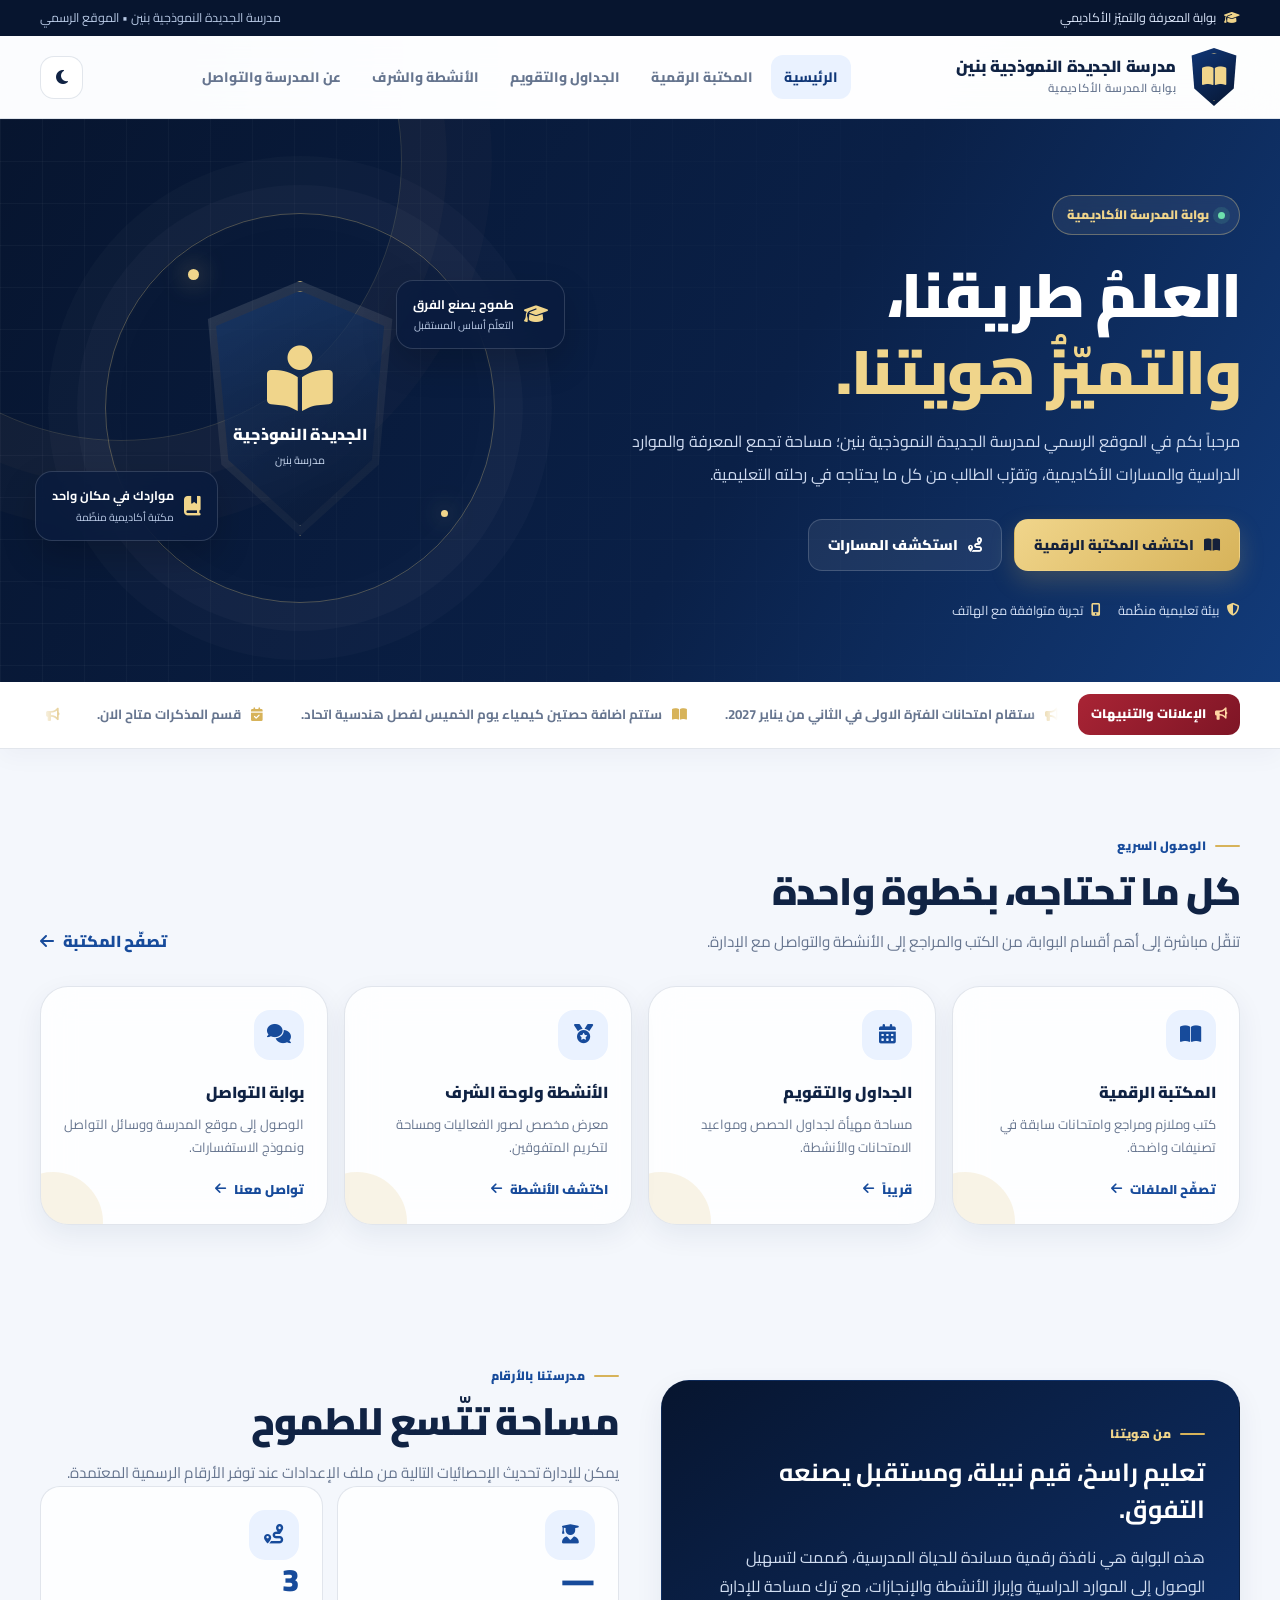
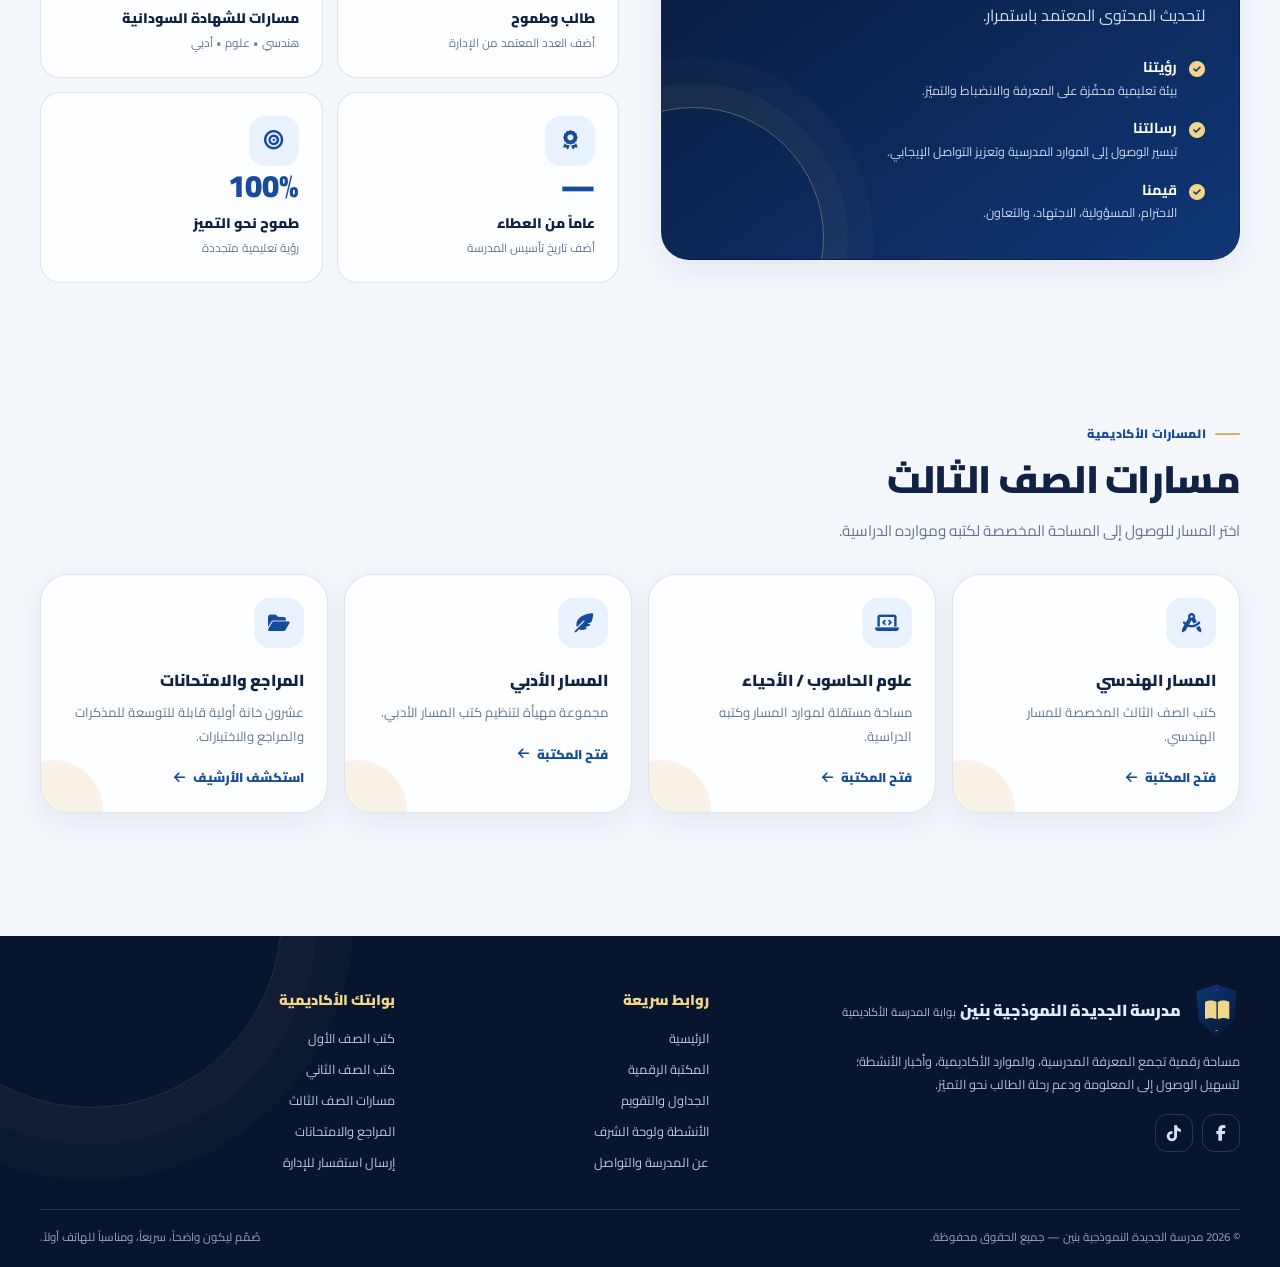
<file: index.html>
<!DOCTYPE html>
<html lang="ar" dir="rtl" data-theme="light">
<head>
    <meta charset="UTF-8">
    <meta name="viewport" content="width=device-width, initial-scale=1.0">

    <!-- معلومات الصفحة الأساسية -->
    <meta name="theme-color" content="#0a2047">
    <meta name="description" content="الموقع الرسمي لمدرسة الجديدة النموذجية بنين. اكتشف المكتبة الرقمية والكتب والملازم والمراجع الدراسية ومسارات الصف الثالث والأنشطة المدرسية.">
    <meta name="robots" content="index, follow">
    <meta name="googlebot" content="index, follow">

    <title>مدرسة الجديدة النموذجية بنين | الموقع الرسمي والبوابة الأكاديمية</title>

    <!-- العنوان الأساسي للموقع -->
    <link rel="canonical" href="https://aljadida.vercel.app/">

    <!-- معلومات المشاركة على مواقع التواصل -->
    <meta property="og:type" content="website">
    <meta property="og:locale" content="ar_SD">
    <meta property="og:site_name" content="مدرسة الجديدة النموذجية بنين">
    <meta property="og:title" content="مدرسة الجديدة النموذجية بنين | البوابة الأكاديمية الرسمية">
    <meta property="og:description" content="البوابة الأكاديمية الرسمية لمدرسة الجديدة النموذجية بنين، تضم المكتبة الرقمية والموارد الدراسية والمسارات الأكاديمية والأنشطة المدرسية.">
    <meta property="og:url" content="https://aljadida.vercel.app/">

    <!-- Twitter Card -->
    <meta name="twitter:card" content="summary">
    <meta name="twitter:title" content="مدرسة الجديدة النموذجية بنين">
    <meta name="twitter:description" content="الموقع الرسمي والبوابة الأكاديمية لمدرسة الجديدة النموذجية بنين.">

    <!-- البيانات المنظمة لمحركات البحث -->
    <script type="application/ld+json">
    {
        "@context": "https://schema.org",
        "@type": "School",
        "name": "مدرسة الجديدة النموذجية بنين",
        "alternateName": "مدرسة الجديدة النموذجية",
        "url": "https://aljadida.vercel.app/",
        "description": "الموقع الرسمي لمدرسة الجديدة النموذجية بنين، ويضم المكتبة الرقمية والموارد الدراسية والمسارات الأكاديمية والأنشطة المدرسية.",
        "inLanguage": "ar"
    }
    </script>

    <!-- الخطوط -->
    <link rel="preconnect" href="https://fonts.googleapis.com">
    <link rel="preconnect" href="https://fonts.gstatic.com" crossorigin>
    <link href="https://fonts.googleapis.com/css2?family=Cairo:wght@400;500;600;700;800;900&display=swap" rel="stylesheet">

    <!-- الأيقونات -->
    <link rel="stylesheet" href="https://cdnjs.cloudflare.com/ajax/libs/font-awesome/6.7.2/css/all.min.css">

    <!-- ملفات التصميم والبرمجة -->
    <link rel="stylesheet" href="./style.css">
    <script src="./app.js" defer></script>
</head>

<body data-page="home">

<a class="skip-link" href="#main-content">تجاوز إلى المحتوى</a>

<div class="topline">
    <div class="container topline-inner">
        <span class="topline-note">
            <i class="fa-solid fa-graduation-cap" aria-hidden="true"></i>
            بوابة المعرفة والتميّز الأكاديمي
        </span>
        <span class="topline-date">
            مدرسة الجديدة النموذجية بنين
            <span aria-hidden="true">•</span>
            الموقع الرسمي
        </span>
    </div>
</div>

<header class="site-header">
    <div class="container nav-wrap">

        <a class="brand" href="index.html" aria-label="مدرسة الجديدة النموذجية بنين — الرئيسية">
            <span class="brand-mark">
                <i class="fa-solid fa-book-open" aria-hidden="true"></i>
            </span>
            <span>
                <span class="brand-name">مدرسة الجديدة النموذجية بنين</span>
                <span class="brand-subtitle">بوابة المدرسة الأكاديمية</span>
            </span>
        </a>

        <nav class="nav-links" aria-label="التنقل الرئيسي">
            <a class="nav-link" data-nav="home" href="index.html">الرئيسية</a>
            <a class="nav-link" data-nav="library" href="library.html">المكتبة الرقمية</a>
            <a class="nav-link" data-nav="schedules" href="schedules.html">الجداول والتقويم</a>
            <a class="nav-link" data-nav="activities" href="activities.html">الأنشطة والشرف</a>
            <a class="nav-link" data-nav="contact" href="contact.html">عن المدرسة والتواصل</a>
        </nav>

        <div class="nav-actions">
            <button class="icon-btn theme-toggle" type="button" aria-label="تبديل الوضع اللوني">
                <i class="fa-solid fa-moon"></i>
            </button>
            <button class="icon-btn menu-toggle" type="button" aria-label="فتح القائمة" aria-expanded="false" aria-controls="mobileMenu">
                <i class="fa-solid fa-bars"></i>
            </button>
        </div>
    </div>

    <nav class="mobile-menu" id="mobileMenu" aria-label="التنقل على الهاتف">
        <a class="nav-link" data-nav="home" href="index.html">
            <i class="fa-solid fa-house" aria-hidden="true"></i> &nbsp; الرئيسية
        </a>
        <a class="nav-link" data-nav="library" href="library.html">
            <i class="fa-solid fa-book-open" aria-hidden="true"></i> &nbsp; المكتبة الرقمية
        </a>
        <a class="nav-link" data-nav="schedules" href="schedules.html">
            <i class="fa-solid fa-calendar-days" aria-hidden="true"></i> &nbsp; الجداول والتقويم
        </a>
        <a class="nav-link" data-nav="activities" href="activities.html">
            <i class="fa-solid fa-trophy" aria-hidden="true"></i> &nbsp; الأنشطة والشرف
        </a>
        <a class="nav-link" data-nav="contact" href="contact.html">
            <i class="fa-solid fa-building-columns" aria-hidden="true"></i> &nbsp; عن المدرسة والتواصل
        </a>
    </nav>

    <div class="page-progress" aria-hidden="true">
        <span></span>
    </div>
</header>

<main id="main-content">

    <!-- الواجهة الرئيسية -->
    <section class="hero">
        <div class="container hero-grid">

            <div class="hero-content">
                <span class="hero-badge">
                    <span class="pulse"></span>
                    بوابة المدرسة الأكاديمية
                </span>

                <h1>
                    العلمُ طريقنا،
                    <span>والتميّزُ هويتنا.</span>
                </h1>

                <p class="hero-copy">
                    مرحباً بكم في الموقع الرسمي لمدرسة الجديدة النموذجية بنين؛ مساحة تجمع المعرفة والموارد الدراسية والمسارات الأكاديمية، وتقرّب الطالب من كل ما يحتاجه في رحلته التعليمية.
                </p>

                <div class="hero-actions">
                    <a class="btn btn-gold" href="library.html">
                        <i class="fa-solid fa-book-open"></i>
                        اكتشف المكتبة الرقمية
                    </a>
                    <a class="btn btn-outline" href="library.html#grade-three">
                        <i class="fa-solid fa-route"></i>
                        استكشف المسارات
                    </a>
                </div>

                <div class="hero-meta">
                    <span>
                        <i class="fa-solid fa-shield-halved"></i>
                        بيئة تعليمية منظّمة
                    </span>
                    <span>
                        <i class="fa-solid fa-mobile-screen-button"></i>
                        تجربة متوافقة مع الهاتف
                    </span>
                </div>
            </div>

            <div class="hero-art" aria-label="شعار رمزي للبوابة الأكاديمية">
                <div class="hero-orbit"></div>

                <div class="hero-emblem">
                    <div class="hero-emblem-inner">
                        <i class="fa-solid fa-book-open-reader"></i>
                        <strong>الجديدة النموذجية</strong>
                        <small>مدرسة بنين</small>
                    </div>
                </div>

                <div class="floating-note note-one">
                    <i class="fa-solid fa-graduation-cap"></i>
                    <span>
                        <b>طموح يصنع الفرق</b>
                        <small>التعلّم أساس المستقبل</small>
                    </span>
                </div>

                <div class="floating-note note-two">
                    <i class="fa-solid fa-book-bookmark"></i>
                    <span>
                        <b>مواردك في مكان واحد</b>
                        <small>مكتبة أكاديمية منظّمة</small>
                    </span>
                </div>
            </div>

        </div>
    </section>

    <!-- الإعلانات -->
    <section class="announcement-band" aria-label="إعلانات المدرسة">
        <div class="container announcement-inner">
            <div class="announcement-label">
                <i class="fa-solid fa-bullhorn"></i>
                الإعلانات والتنبيهات
            </div>
            <div class="ticker-window">
                <div class="ticker-track"></div>
            </div>
        </div>
    </section>

    <!-- الوصول السريع -->
    <section class="section">
        <div class="container">

            <div class="section-heading reveal">
                <div>
                    <span class="eyebrow">الوصول السريع</span>
                    <h2 class="section-title">كل ما تحتاجه، بخطوة واحدة</h2>
                    <p class="section-desc">
                        تنقّل مباشرة إلى أهم أقسام البوابة، من الكتب والمراجع إلى الأنشطة والتواصل مع الإدارة.
                    </p>
                </div>
                <a class="section-link" href="library.html">
                    تصفّح المكتبة
                    <i class="fa-solid fa-arrow-left"></i>
                </a>
            </div>

            <div class="quick-grid">

                <a class="quick-card glass-card reveal" href="library.html">
                    <div class="card-icon">
                        <i class="fa-solid fa-book-open"></i>
                    </div>
                    <h3>المكتبة الرقمية</h3>
                    <p>كتب وملازم ومراجع وامتحانات سابقة في تصنيفات واضحة.</p>
                    <span class="quick-arrow">
                        تصفّح الملفات
                        <i class="fa-solid fa-arrow-left"></i>
                    </span>
                </a>

                <a class="quick-card glass-card reveal" href="schedules.html">
                    <div class="card-icon">
                        <i class="fa-solid fa-calendar-days"></i>
                    </div>
                    <h3>الجداول والتقويم</h3>
                    <p>مساحة مهيأة لجداول الحصص ومواعيد الامتحانات والأنشطة.</p>
                    <span class="quick-arrow">
                        قريباً
                        <i class="fa-solid fa-arrow-left"></i>
                    </span>
                </a>

                <a class="quick-card glass-card reveal" href="activities.html">
                    <div class="card-icon">
                        <i class="fa-solid fa-medal"></i>
                    </div>
                    <h3>الأنشطة ولوحة الشرف</h3>
                    <p>معرض مخصص لصور الفعاليات ومساحة لتكريم المتفوقين.</p>
                    <span class="quick-arrow">
                        اكتشف الأنشطة
                        <i class="fa-solid fa-arrow-left"></i>
                    </span>
                </a>

                <a class="quick-card glass-card reveal" href="contact.html">
                    <div class="card-icon">
                        <i class="fa-solid fa-comments"></i>
                    </div>
                    <h3>بوابة التواصل</h3>
                    <p>الوصول إلى موقع المدرسة ووسائل التواصل ونموذج الاستفسارات.</p>
                    <span class="quick-arrow">
                        تواصل معنا
                        <i class="fa-solid fa-arrow-left"></i>
                    </span>
                </a>

            </div>
        </div>
    </section>

    <!-- عن المدرسة -->
    <section class="section-tight">
        <div class="container about-grid">

            <div class="about-panel glass-card reveal">
                <span class="eyebrow">من هويتنا</span>

                <h3>تعليم راسخ، قيم نبيلة، ومستقبل يصنعه التفوق.</h3>

                <p>
                    هذه البوابة هي نافذة رقمية مساندة للحياة المدرسية، صُممت لتسهيل الوصول إلى الموارد الدراسية وإبراز الأنشطة والإنجازات، مع ترك مساحة للإدارة لتحديث المحتوى المعتمد باستمرار.
                </p>

                <div class="values-list">

                    <div class="value-row">
                        <i class="fa-solid fa-check-circle"></i>
                        <div>
                            <strong>رؤيتنا</strong>
                            <span>بيئة تعليمية محفّزة على المعرفة والانضباط والتميّز.</span>
                        </div>
                    </div>

                    <div class="value-row">
                        <i class="fa-solid fa-check-circle"></i>
                        <div>
                            <strong>رسالتنا</strong>
                            <span>تيسير الوصول إلى الموارد المدرسية وتعزيز التواصل الإيجابي.</span>
                        </div>
                    </div>

                    <div class="value-row">
                        <i class="fa-solid fa-check-circle"></i>
                        <div>
                            <strong>قيمنا</strong>
                            <span>الاحترام، المسؤولية، الاجتهاد، والتعاون.</span>
                        </div>
                    </div>

                </div>
            </div>

            <div class="about-side reveal">
                <span class="eyebrow">مدرستنا بالأرقام</span>
                <h2 class="section-title">مساحة تتّسع للطموح</h2>

                <p class="section-desc">
                    يمكن للإدارة تحديث الإحصائيات التالية من ملف الإعدادات عند توفر الأرقام الرسمية المعتمدة.
                </p>

                <div class="stats-grid" id="statsGrid">

                    <div class="stat-card">
                        <div class="stat-number">—</div>
                        <div class="stat-label">عدد الطلاب</div>
                        <div class="stat-note">يُحدّث من إعدادات الموقع</div>
                    </div>

                    <div class="stat-card">
                        <div class="stat-number">3</div>
                        <div class="stat-label">مسارات للشهادة السودانية</div>
                        <div class="stat-note">هندسي • علوم • أدبي</div>
                    </div>

                    <div class="stat-card">
                        <div class="stat-number">—</div>
                        <div class="stat-label">سنوات من العطاء</div>
                        <div class="stat-note">يُضاف تاريخ التأسيس</div>
                    </div>

                    <div class="stat-card">
                        <div class="stat-number">100%</div>
                        <div class="stat-label">طموح نحو التميز</div>
                        <div class="stat-note">رؤية تعليمية متجددة</div>
                    </div>

                </div>
            </div>

        </div>
    </section>

    <!-- المسارات الأكاديمية -->
    <section class="section">
        <div class="container">

            <div class="section-heading reveal">
                <div>
                    <span class="eyebrow">المسارات الأكاديمية</span>
                    <h2 class="section-title">مسارات الصف الثالث</h2>
                    <p class="section-desc">
                        اختر المسار للوصول إلى المساحة المخصصة لكتبه وموارده الدراسية.
                    </p>
                </div>
            </div>

            <div class="quick-grid">

                <a class="quick-card glass-card reveal" href="library.html#grade-three">
                    <div class="card-icon">
                        <i class="fa-solid fa-compass-drafting"></i>
                    </div>
                    <h3>المسار الهندسي</h3>
                    <p>كتب الصف الثالث المخصصة للمسار الهندسي.</p>
                    <span class="quick-arrow">
                        فتح المكتبة
                        <i class="fa-solid fa-arrow-left"></i>
                    </span>
                </a>

                <a class="quick-card glass-card reveal" href="library.html#grade-three">
                    <div class="card-icon">
                        <i class="fa-solid fa-laptop-code"></i>
                    </div>
                    <h3>علوم الحاسوب / الأحياء</h3>
                    <p>مساحة مستقلة لموارد المسار وكتبه الدراسية.</p>
                    <span class="quick-arrow">
                        فتح المكتبة
                        <i class="fa-solid fa-arrow-left"></i>
                    </span>
                </a>

                <a class="quick-card glass-card reveal" href="library.html#grade-three">
                    <div class="card-icon">
                        <i class="fa-solid fa-feather-pointed"></i>
                    </div>
                    <h3>المسار الأدبي</h3>
                    <p>مجموعة مهيأة لتنظيم كتب المسار الأدبي.</p>
                    <span class="quick-arrow">
                        فتح المكتبة
                        <i class="fa-solid fa-arrow-left"></i>
                    </span>
                </a>

                <a class="quick-card glass-card reveal" href="library.html#references">
                    <div class="card-icon">
                        <i class="fa-solid fa-folder-open"></i>
                    </div>
                    <h3>المراجع والامتحانات</h3>
                    <p>عشرون خانة أولية قابلة للتوسعة للمذكرات والمراجع والاختبارات.</p>
                    <span class="quick-arrow">
                        استكشف الأرشيف
                        <i class="fa-solid fa-arrow-left"></i>
                    </span>
                </a>

            </div>
        </div>
    </section>

</main>

<!-- تذييل الموقع -->
<footer class="site-footer">
    <div class="container">

        <div class="footer-grid">

            <div>
                <div class="footer-brand">
                    <span class="brand-mark">
                        <i class="fa-solid fa-book-open" aria-hidden="true"></i>
                    </span>
                    <span>
                        <span class="footer-brand-name">مدرسة الجديدة النموذجية بنين</span>
                        <span class="footer-brand-sub">بوابة المدرسة الأكاديمية</span>
                    </span>
                </div>

                <p class="footer-about">
                    مساحة رقمية تجمع المعرفة المدرسية، والموارد الأكاديمية، وأخبار الأنشطة؛ لتسهيل الوصول إلى المعلومة ودعم رحلة الطالب نحو التميّز.
                </p>

                <div class="footer-social" id="footerSocial" aria-label="حسابات المدرسة على الشبكات الاجتماعية">
                    <a href="#" data-social-placeholder="facebook" aria-label="فيسبوك">
                        <i class="fa-brands fa-facebook-f"></i>
                    </a>
                    <a href="#" data-social-placeholder="tiktok" aria-label="تيك توك">
                        <i class="fa-brands fa-tiktok"></i>
                    </a>
                </div>
            </div>

            <div>
                <h2 class="footer-title">روابط سريعة</h2>
                <div class="footer-links">
                    <a href="index.html">الرئيسية</a>
                    <a href="library.html">المكتبة الرقمية</a>
                    <a href="schedules.html">الجداول والتقويم</a>
                    <a href="activities.html">الأنشطة ولوحة الشرف</a>
                    <a href="contact.html">عن المدرسة والتواصل</a>
                </div>
            </div>

            <div>
                <h2 class="footer-title">بوابتك الأكاديمية</h2>
                <div class="footer-links">
                    <a href="library.html">كتب الصف الأول</a>
                    <a href="library.html#grade-two">كتب الصف الثاني</a>
                    <a href="library.html#grade-three">مسارات الصف الثالث</a>
                    <a href="library.html#references">المراجع والامتحانات</a>
                    <a href="contact.html#contactForm">إرسال استفسار للإدارة</a>
                </div>
            </div>

        </div>

        <div class="footer-bottom">
            <span>
                © <span id="currentYear">2026</span>
                مدرسة الجديدة النموذجية بنين — جميع الحقوق محفوظة.
            </span>
            <span>صُمّم ليكون واضحاً، سريعاً، ومناسباً للهاتف أولاً.</span>
        </div>

    </div>
</footer>

<button class="back-top" type="button" aria-label="العودة إلى أعلى الصفحة">
    <i class="fa-solid fa-arrow-up"></i>
</button>

<div class="toast-container" aria-live="polite"></div>

</body>
</html>
</file>
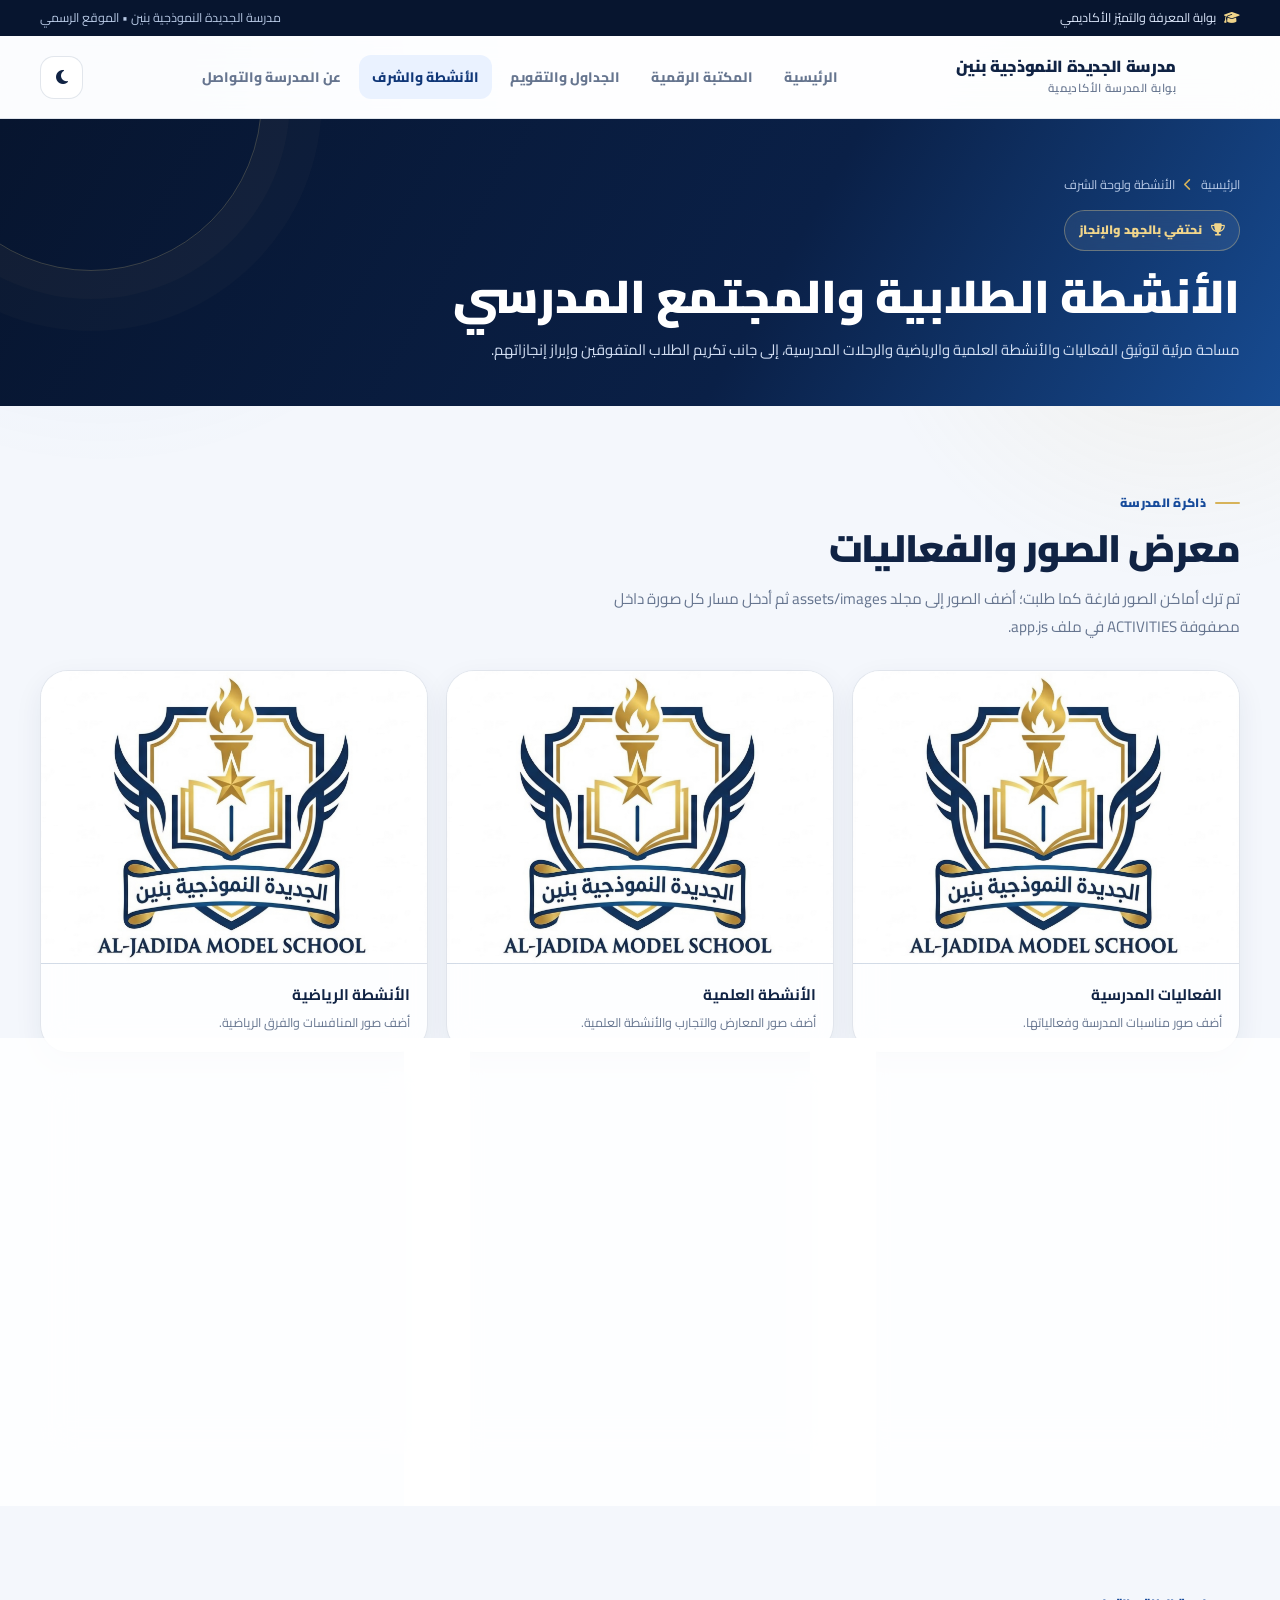
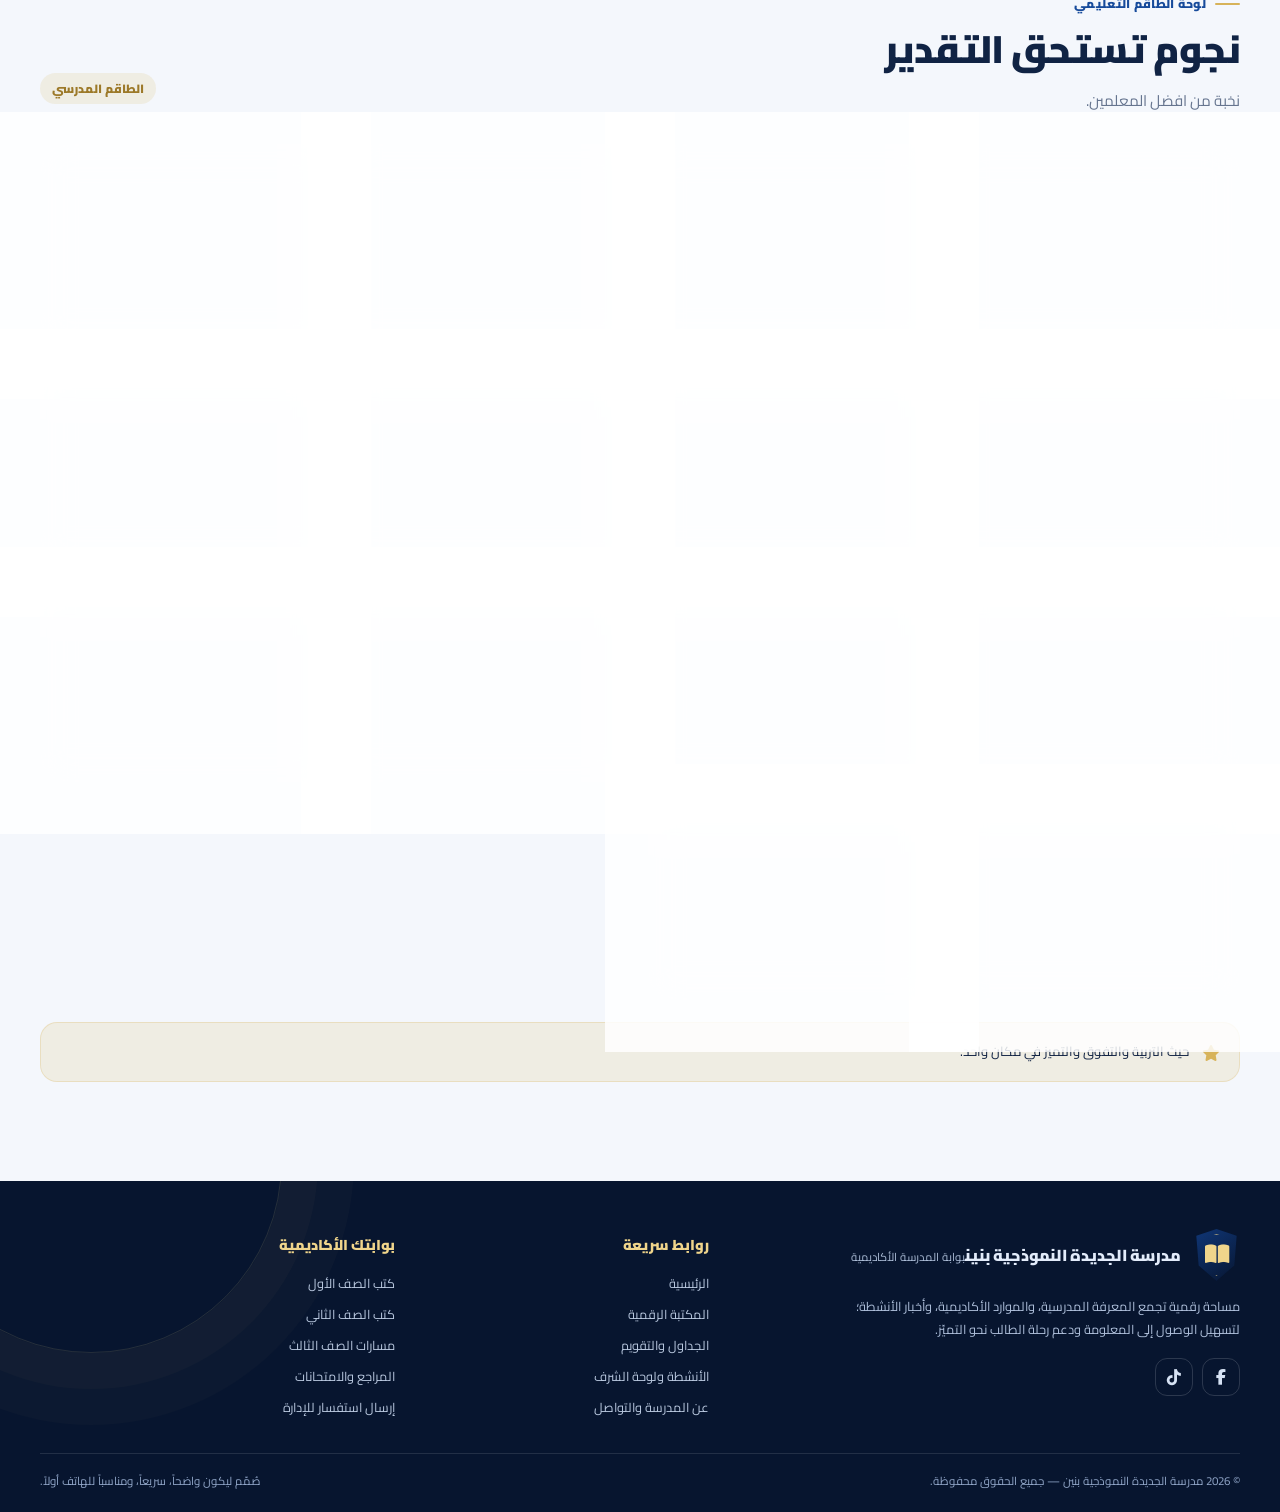
<file: activities.html>
<!DOCTYPE html><html lang="ar" dir="rtl" data-theme="light"><head><meta charset="UTF-8"><meta name="viewport" content="width=device-width, initial-scale=1.0"><meta name="theme-color" content="#0a2047"><meta name="description" content="معرض الأنشطة والفعاليات المدرسية ولوحة شرف الطلاب المتفوقين في مدرسة الجديدة النموذجية بنين."><meta name="robots" content="index,follow"><title>الأنشطة الطلابية ولوحة الشرف | مدرسة الجديدة النموذجية بنين</title><link rel="preconnect" href="https://fonts.googleapis.com"><link rel="preconnect" href="https://fonts.gstatic.com" crossorigin><link href="https://fonts.googleapis.com/css2?family=Cairo:wght@400;500;600;700;800;900&display=swap" rel="stylesheet"><link rel="stylesheet" href="https://cdnjs.cloudflare.com/ajax/libs/font-awesome/6.7.2/css/all.min.css"><link rel="icon" href="assets/favicon.svg" type="image/svg+xml"><link rel="stylesheet" href="style.css"><script src="app.js" defer></script></head><body data-page="activities"><a class="skip-link" href="#main-content">تجاوز إلى المحتوى</a>
<div class="topline"><div class="container topline-inner"><span class="topline-note"><i class="fa-solid fa-graduation-cap" aria-hidden="true"></i> بوابة المعرفة والتميّز الأكاديمي</span><span class="topline-date">مدرسة الجديدة النموذجية بنين <span aria-hidden="true">•</span> الموقع الرسمي</span></div></div>
<header class="site-header"><div class="container nav-wrap">
  <a class="brand" href="index.html" aria-label="مدرسة الجديدة النموذجية بنين — الرئيسية"><span class="brand-mark"><i class="fa-solid fa-book-open" aria-hidden="true"></i></span><span><span class="brand-name">مدرسة الجديدة النموذجية بنين</span><span class="brand-subtitle">بوابة المدرسة الأكاديمية</span></span></a>
  <nav class="nav-links" aria-label="التنقل الرئيسي"><a class="nav-link" data-nav="home" href="index.html">الرئيسية</a><a class="nav-link" data-nav="library" href="library.html">المكتبة الرقمية</a><a class="nav-link" data-nav="schedules" href="schedules.html">الجداول والتقويم</a><a class="nav-link" data-nav="activities" href="activities.html">الأنشطة والشرف</a><a class="nav-link" data-nav="contact" href="contact.html">عن المدرسة والتواصل</a></nav>
  <div class="nav-actions"><button class="icon-btn theme-toggle" type="button" aria-label="تبديل الوضع اللوني"><i class="fa-solid fa-moon"></i></button><button class="icon-btn menu-toggle" type="button" aria-label="فتح القائمة" aria-expanded="false" aria-controls="mobileMenu"><i class="fa-solid fa-bars"></i></button></div>
</div><nav class="mobile-menu" id="mobileMenu" aria-label="التنقل على الهاتف"><a class="nav-link" data-nav="home" href="index.html"><i class="fa-solid fa-house" aria-hidden="true"></i> &nbsp; الرئيسية</a><a class="nav-link" data-nav="library" href="library.html"><i class="fa-solid fa-book-open" aria-hidden="true"></i> &nbsp; المكتبة الرقمية</a><a class="nav-link" data-nav="schedules" href="schedules.html"><i class="fa-solid fa-calendar-days" aria-hidden="true"></i> &nbsp; الجداول والتقويم</a><a class="nav-link" data-nav="activities" href="activities.html"><i class="fa-solid fa-trophy" aria-hidden="true"></i> &nbsp; الأنشطة والشرف</a><a class="nav-link" data-nav="contact" href="contact.html"><i class="fa-solid fa-building-columns" aria-hidden="true"></i> &nbsp; عن المدرسة والتواصل</a></nav><div class="page-progress" aria-hidden="true"><span></span></div></header><main id="main-content"><section class="page-hero"><div class="container"><div class="breadcrumb"><a href="index.html">الرئيسية</a><i class="fa-solid fa-chevron-left"></i><span>الأنشطة ولوحة الشرف</span></div><span class="hero-badge"><i class="fa-solid fa-trophy"></i> نحتفي بالجهد والإنجاز</span><h1>الأنشطة الطلابية والمجتمع المدرسي</h1><p>مساحة مرئية لتوثيق الفعاليات والأنشطة العلمية والرياضية والرحلات المدرسية، إلى جانب تكريم الطلاب المتفوقين وإبراز إنجازاتهم.</p></div></section><section class="section"><div class="container"><div class="section-heading reveal"><div><span class="eyebrow">ذاكرة المدرسة</span><h2 class="section-title">معرض الصور والفعاليات</h2><p class="section-desc">تم ترك أماكن الصور فارغة كما طلبت؛ أضف الصور إلى مجلد assets/images ثم أدخل مسار كل صورة داخل مصفوفة ACTIVITIES في ملف app.js.</p></div></div><div class="gallery-grid" id="activitiesGrid"><article class="gallery-card glass-card"><div class="gallery-image-slot"><div class="slot-content"><i class="fa-regular fa-images"></i><span>مساحة الصورة</span></div></div><div class="gallery-card-body"><h3>صور الأنشطة</h3><p>تضاف الصور لاحقاً.</p></div></article></div></div></section><section class="section-tight"><div class="container"><div class="section-heading reveal"><div><span class="eyebrow">لوحة الطاقم التعليمي</span><h2 class="section-title">نجوم تستحق التقدير</h2><p class="section-desc">نخبة من افضل المعلمين.</p></div><div class="soon-chip">الطاقم المدرسي</div></div><div class="honor-grid" id="honorGrid"><article class="honor-card glass-card"><div class="honor-avatar"><i class="fa-solid fa-award"></i></div><h3>اسم المعلم</h3><p>المادة</p></article></div><div class="note-box"><i class="fa-solid fa-star"></i><p>حيث التربية والتفوق والتميز في مكان واحد.</p></div></div></section></main><footer class="site-footer"><div class="container"><div class="footer-grid">
  <div><div class="footer-brand"><span class="brand-mark"><i class="fa-solid fa-book-open" aria-hidden="true"></i></span><span><span class="footer-brand-name">مدرسة الجديدة النموذجية بنين</span><span class="footer-brand-sub">بوابة المدرسة الأكاديمية</span></span></div><p class="footer-about">مساحة رقمية تجمع المعرفة المدرسية، والموارد الأكاديمية، وأخبار الأنشطة؛ لتسهيل الوصول إلى المعلومة ودعم رحلة الطالب نحو التميّز.</p><div class="footer-social" id="footerSocial" aria-label="حسابات المدرسة على الشبكات الاجتماعية"><a href="#" data-social-placeholder="facebook" aria-label="فيسبوك"><i class="fa-brands fa-facebook-f"></i></a><a href="#" data-social-placeholder="tiktok" aria-label="تيك توك"><i class="fa-brands fa-tiktok"></i></a></div></div>
  <div><h2 class="footer-title">روابط سريعة</h2><div class="footer-links"><a href="index.html">الرئيسية</a><a href="library.html">المكتبة الرقمية</a><a href="schedules.html">الجداول والتقويم</a><a href="activities.html">الأنشطة ولوحة الشرف</a><a href="contact.html">عن المدرسة والتواصل</a></div></div>
  <div><h2 class="footer-title">بوابتك الأكاديمية</h2><div class="footer-links"><a href="library.html">كتب الصف الأول</a><a href="library.html#grade-two">كتب الصف الثاني</a><a href="library.html#grade-three">مسارات الصف الثالث</a><a href="library.html#references">المراجع والامتحانات</a><a href="contact.html#contactForm">إرسال استفسار للإدارة</a></div></div>
</div><div class="footer-bottom"><span>© <span id="currentYear">2026</span> مدرسة الجديدة النموذجية بنين — جميع الحقوق محفوظة.</span><span>صُمّم ليكون واضحاً، سريعاً، ومناسباً للهاتف أولاً.</span></div></div></footer>
<button class="back-top" type="button" aria-label="العودة إلى أعلى الصفحة"><i class="fa-solid fa-arrow-up"></i></button><div class="toast-container" aria-live="polite"></div></body></html>
</file>
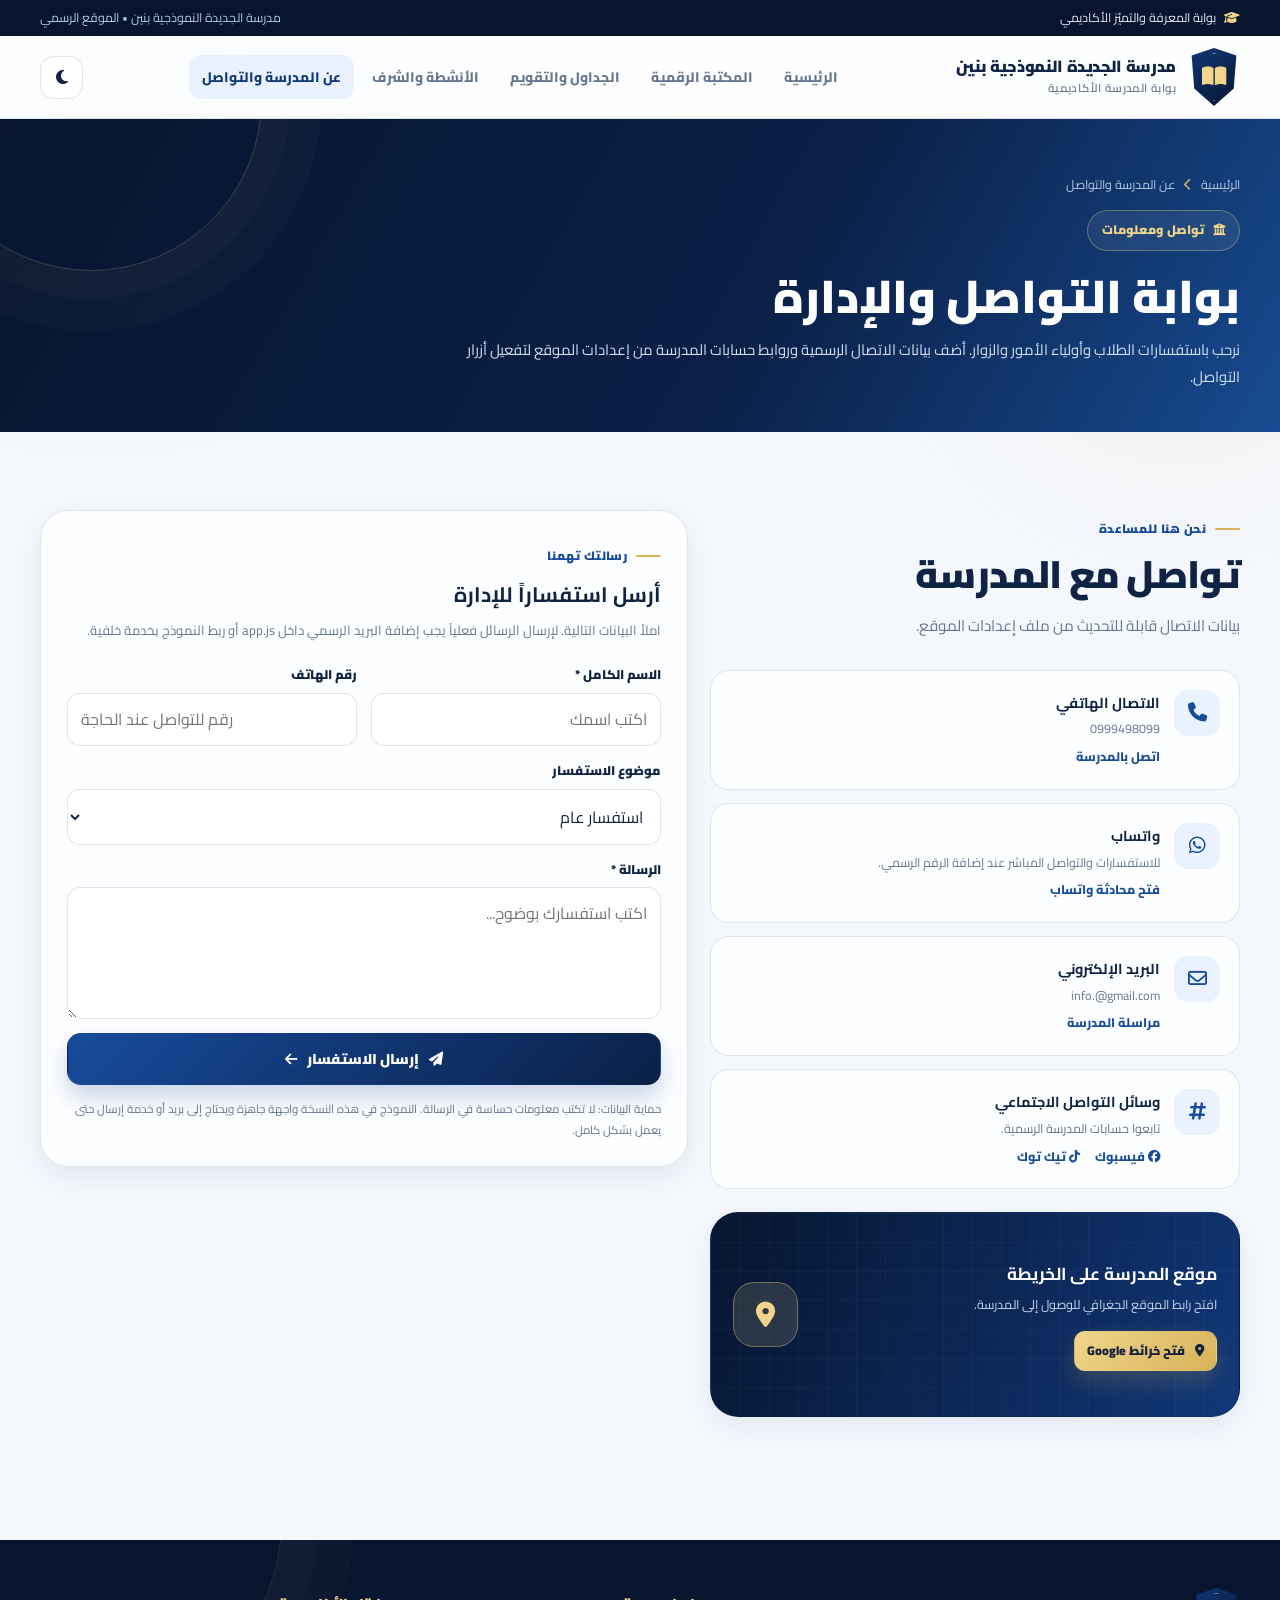
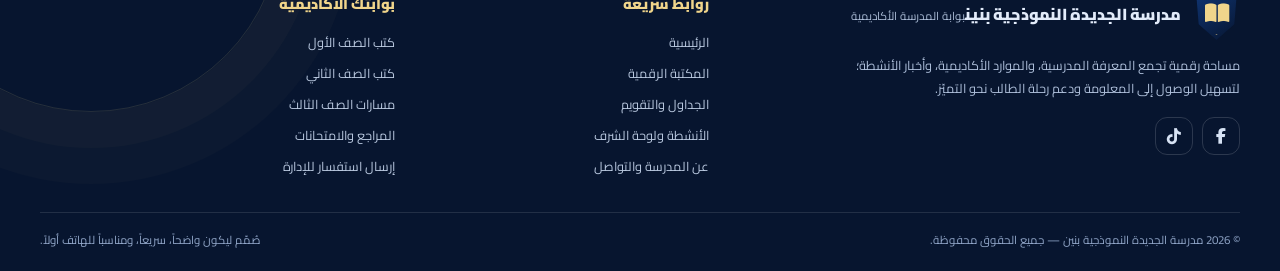
<file: contact.html>
<!DOCTYPE html><html lang="ar" dir="rtl" data-theme="light"><head><meta charset="UTF-8"><meta name="viewport" content="width=device-width, initial-scale=1.0"><meta name="theme-color" content="#0a2047"><meta name="description" content="تعرف على مدرسة الجديدة النموذجية بنين وتواصل مع الإدارة، واطلع على موقع المدرسة وروابط الاتصال ووسائل التواصل الاجتماعي."><meta name="robots" content="index,follow"><title>عن المدرسة والتواصل | مدرسة الجديدة النموذجية بنين</title><link rel="preconnect" href="https://fonts.googleapis.com"><link rel="preconnect" href="https://fonts.gstatic.com" crossorigin><link href="https://fonts.googleapis.com/css2?family=Cairo:wght@400;500;600;700;800;900&display=swap" rel="stylesheet"><link rel="stylesheet" href="https://cdnjs.cloudflare.com/ajax/libs/font-awesome/6.7.2/css/all.min.css"><link rel="icon" href="assets/favicon.svg" type="image/svg+xml"><link rel="stylesheet" href="style.css"><script src="app.js" defer></script></head><body data-page="contact"><a class="skip-link" href="#main-content">تجاوز إلى المحتوى</a>
<div class="topline"><div class="container topline-inner"><span class="topline-note"><i class="fa-solid fa-graduation-cap" aria-hidden="true"></i> بوابة المعرفة والتميّز الأكاديمي</span><span class="topline-date">مدرسة الجديدة النموذجية بنين <span aria-hidden="true">•</span> الموقع الرسمي</span></div></div>
<header class="site-header"><div class="container nav-wrap">
  <a class="brand" href="index.html" aria-label="مدرسة الجديدة النموذجية بنين — الرئيسية"><span class="brand-mark"><i class="fa-solid fa-book-open" aria-hidden="true"></i></span><span><span class="brand-name">مدرسة الجديدة النموذجية بنين</span><span class="brand-subtitle">بوابة المدرسة الأكاديمية</span></span></a>
  <nav class="nav-links" aria-label="التنقل الرئيسي"><a class="nav-link" data-nav="home" href="index.html">الرئيسية</a><a class="nav-link" data-nav="library" href="library.html">المكتبة الرقمية</a><a class="nav-link" data-nav="schedules" href="schedules.html">الجداول والتقويم</a><a class="nav-link" data-nav="activities" href="activities.html">الأنشطة والشرف</a><a class="nav-link" data-nav="contact" href="contact.html">عن المدرسة والتواصل</a></nav>
  <div class="nav-actions"><button class="icon-btn theme-toggle" type="button" aria-label="تبديل الوضع اللوني"><i class="fa-solid fa-moon"></i></button><button class="icon-btn menu-toggle" type="button" aria-label="فتح القائمة" aria-expanded="false" aria-controls="mobileMenu"><i class="fa-solid fa-bars"></i></button></div>
</div><nav class="mobile-menu" id="mobileMenu" aria-label="التنقل على الهاتف"><a class="nav-link" data-nav="home" href="index.html"><i class="fa-solid fa-house" aria-hidden="true"></i> &nbsp; الرئيسية</a><a class="nav-link" data-nav="library" href="library.html"><i class="fa-solid fa-book-open" aria-hidden="true"></i> &nbsp; المكتبة الرقمية</a><a class="nav-link" data-nav="schedules" href="schedules.html"><i class="fa-solid fa-calendar-days" aria-hidden="true"></i> &nbsp; الجداول والتقويم</a><a class="nav-link" data-nav="activities" href="activities.html"><i class="fa-solid fa-trophy" aria-hidden="true"></i> &nbsp; الأنشطة والشرف</a><a class="nav-link" data-nav="contact" href="contact.html"><i class="fa-solid fa-building-columns" aria-hidden="true"></i> &nbsp; عن المدرسة والتواصل</a></nav><div class="page-progress" aria-hidden="true"><span></span></div></header><main id="main-content"><section class="page-hero"><div class="container"><div class="breadcrumb"><a href="index.html">الرئيسية</a><i class="fa-solid fa-chevron-left"></i><span>عن المدرسة والتواصل</span></div><span class="hero-badge"><i class="fa-solid fa-building-columns"></i> تواصل ومعلومات</span><h1>بوابة التواصل والإدارة</h1><p>نرحب باستفسارات الطلاب وأولياء الأمور والزوار. أضف بيانات الاتصال الرسمية وروابط حسابات المدرسة من إعدادات الموقع لتفعيل أزرار التواصل.</p></div></section><section class="section"><div class="container"><div class="contact-grid"><div><div class="section-heading"><div><span class="eyebrow">نحن هنا للمساعدة</span><h2 class="section-title">تواصل مع المدرسة</h2><p class="section-desc">بيانات الاتصال قابلة للتحديث من ملف إعدادات الموقع.</p></div></div><div class="contact-stack">
<div class="contact-item"><div class="card-icon"><i class="fa-solid fa-phone"></i></div><div><h3>الاتصال الهاتفي</h3><p id="schoolPhoneText">أضف رقم الهاتف في app.js</p><a href="#" data-contact-link="phone">اتصل بالمدرسة <i class="fa-solid fa-arrow-up-left-from-square"></i></a></div></div>
<div class="contact-item"><div class="card-icon"><i class="fa-brands fa-whatsapp"></i></div><div><h3>واتساب</h3><p>للاستفسارات والتواصل المباشر عند إضافة الرقم الرسمي.</p><a href="#" data-contact-link="whatsapp">فتح محادثة واتساب <i class="fa-solid fa-arrow-up-left-from-square"></i></a></div></div>
<div class="contact-item"><div class="card-icon"><i class="fa-regular fa-envelope"></i></div><div><h3>البريد الإلكتروني</h3><p id="schoolEmailText">أضف البريد الرسمي في app.js</p><a href="#" data-contact-link="email">مراسلة المدرسة <i class="fa-solid fa-arrow-up-left-from-square"></i></a></div></div>
<div class="contact-item"><div class="card-icon"><i class="fa-solid fa-hashtag"></i></div><div><h3>وسائل التواصل الاجتماعي</h3><p id="socialAccountsText">روابط فيسبوك وتيك توك قابلة للإضافة في app.js.</p><div style="display:flex;gap:15px;flex-wrap:wrap;margin-top:6px"><a href="#" data-contact-link="facebook"><i class="fa-brands fa-facebook"></i> فيسبوك</a><a href="#" data-contact-link="tiktok"><i class="fa-brands fa-tiktok"></i> تيك توك</a></div></div></div>
</div><div class="map-panel glass-card"><div class="map-copy"><h3>موقع المدرسة على الخريطة</h3><p>افتح رابط الموقع الجغرافي للوصول إلى المدرسة.</p><a class="btn btn-gold btn-small" href="https://maps.app.goo.gl/nnQWoAyM3yQpdVzS7?g_st=ac" data-map-link style="margin-top:14px"><i class="fa-solid fa-location-dot"></i> فتح خرائط Google</a></div><div class="map-pin"><i class="fa-solid fa-location-dot"></i></div></div></div>
<form class="contact-form glass-card" id="contactForm"><span class="eyebrow">رسالتك تهمنا</span><h2>أرسل استفساراً للإدارة</h2><p>املأ البيانات التالية. لإرسال الرسائل فعلياً يجب إضافة البريد الرسمي داخل app.js أو ربط النموذج بخدمة خلفية.</p><div class="form-grid"><div class="form-field"><label for="contactName">الاسم الكامل *</label><input id="contactName" name="name" type="text" placeholder="اكتب اسمك" autocomplete="name" required></div><div class="form-field"><label for="contactPhone">رقم الهاتف</label><input id="contactPhone" name="phone" type="tel" placeholder="رقم للتواصل عند الحاجة" autocomplete="tel"></div><div class="form-field full"><label for="contactTopic">موضوع الاستفسار</label><select id="contactTopic" name="topic"><option>استفسار عام</option><option>المكتبة والمواد الدراسية</option><option>الجداول والامتحانات</option><option>الأنشطة والفعاليات</option><option>اقتراح أو ملاحظة</option></select></div><div class="form-field full"><label for="contactMessage">الرسالة *</label><textarea id="contactMessage" name="message" placeholder="اكتب استفسارك بوضوح..." required></textarea></div><div class="form-field full"><button class="btn btn-primary" type="submit"><i class="fa-solid fa-paper-plane"></i> إرسال الاستفسار <i class="fa-solid fa-arrow-left"></i></button><div class="form-hint">حماية البيانات: لا تكتب معلومات حساسة في الرسالة. النموذج في هذه النسخة واجهة جاهزة ويحتاج إلى بريد أو خدمة إرسال حتى يعمل بشكل كامل.</div></div></div></form></div></div></section></main><footer class="site-footer"><div class="container"><div class="footer-grid">
  <div><div class="footer-brand"><span class="brand-mark"><i class="fa-solid fa-book-open" aria-hidden="true"></i></span><span><span class="footer-brand-name">مدرسة الجديدة النموذجية بنين</span><span class="footer-brand-sub">بوابة المدرسة الأكاديمية</span></span></div><p class="footer-about">مساحة رقمية تجمع المعرفة المدرسية، والموارد الأكاديمية، وأخبار الأنشطة؛ لتسهيل الوصول إلى المعلومة ودعم رحلة الطالب نحو التميّز.</p><div class="footer-social" id="footerSocial" aria-label="حسابات المدرسة على الشبكات الاجتماعية"><a href="#" data-social-placeholder="facebook" aria-label="فيسبوك"><i class="fa-brands fa-facebook-f"></i></a><a href="#" data-social-placeholder="tiktok" aria-label="تيك توك"><i class="fa-brands fa-tiktok"></i></a></div></div>
  <div><h2 class="footer-title">روابط سريعة</h2><div class="footer-links"><a href="index.html">الرئيسية</a><a href="library.html">المكتبة الرقمية</a><a href="schedules.html">الجداول والتقويم</a><a href="activities.html">الأنشطة ولوحة الشرف</a><a href="contact.html">عن المدرسة والتواصل</a></div></div>
  <div><h2 class="footer-title">بوابتك الأكاديمية</h2><div class="footer-links"><a href="library.html">كتب الصف الأول</a><a href="library.html#grade-two">كتب الصف الثاني</a><a href="library.html#grade-three">مسارات الصف الثالث</a><a href="library.html#references">المراجع والامتحانات</a><a href="contact.html#contactForm">إرسال استفسار للإدارة</a></div></div>
</div><div class="footer-bottom"><span>© <span id="currentYear">2026</span> مدرسة الجديدة النموذجية بنين — جميع الحقوق محفوظة.</span><span>صُمّم ليكون واضحاً، سريعاً، ومناسباً للهاتف أولاً.</span></div></div></footer>
<button class="back-top" type="button" aria-label="العودة إلى أعلى الصفحة"><i class="fa-solid fa-arrow-up"></i></button><div class="toast-container" aria-live="polite"></div></body></html>
</file>
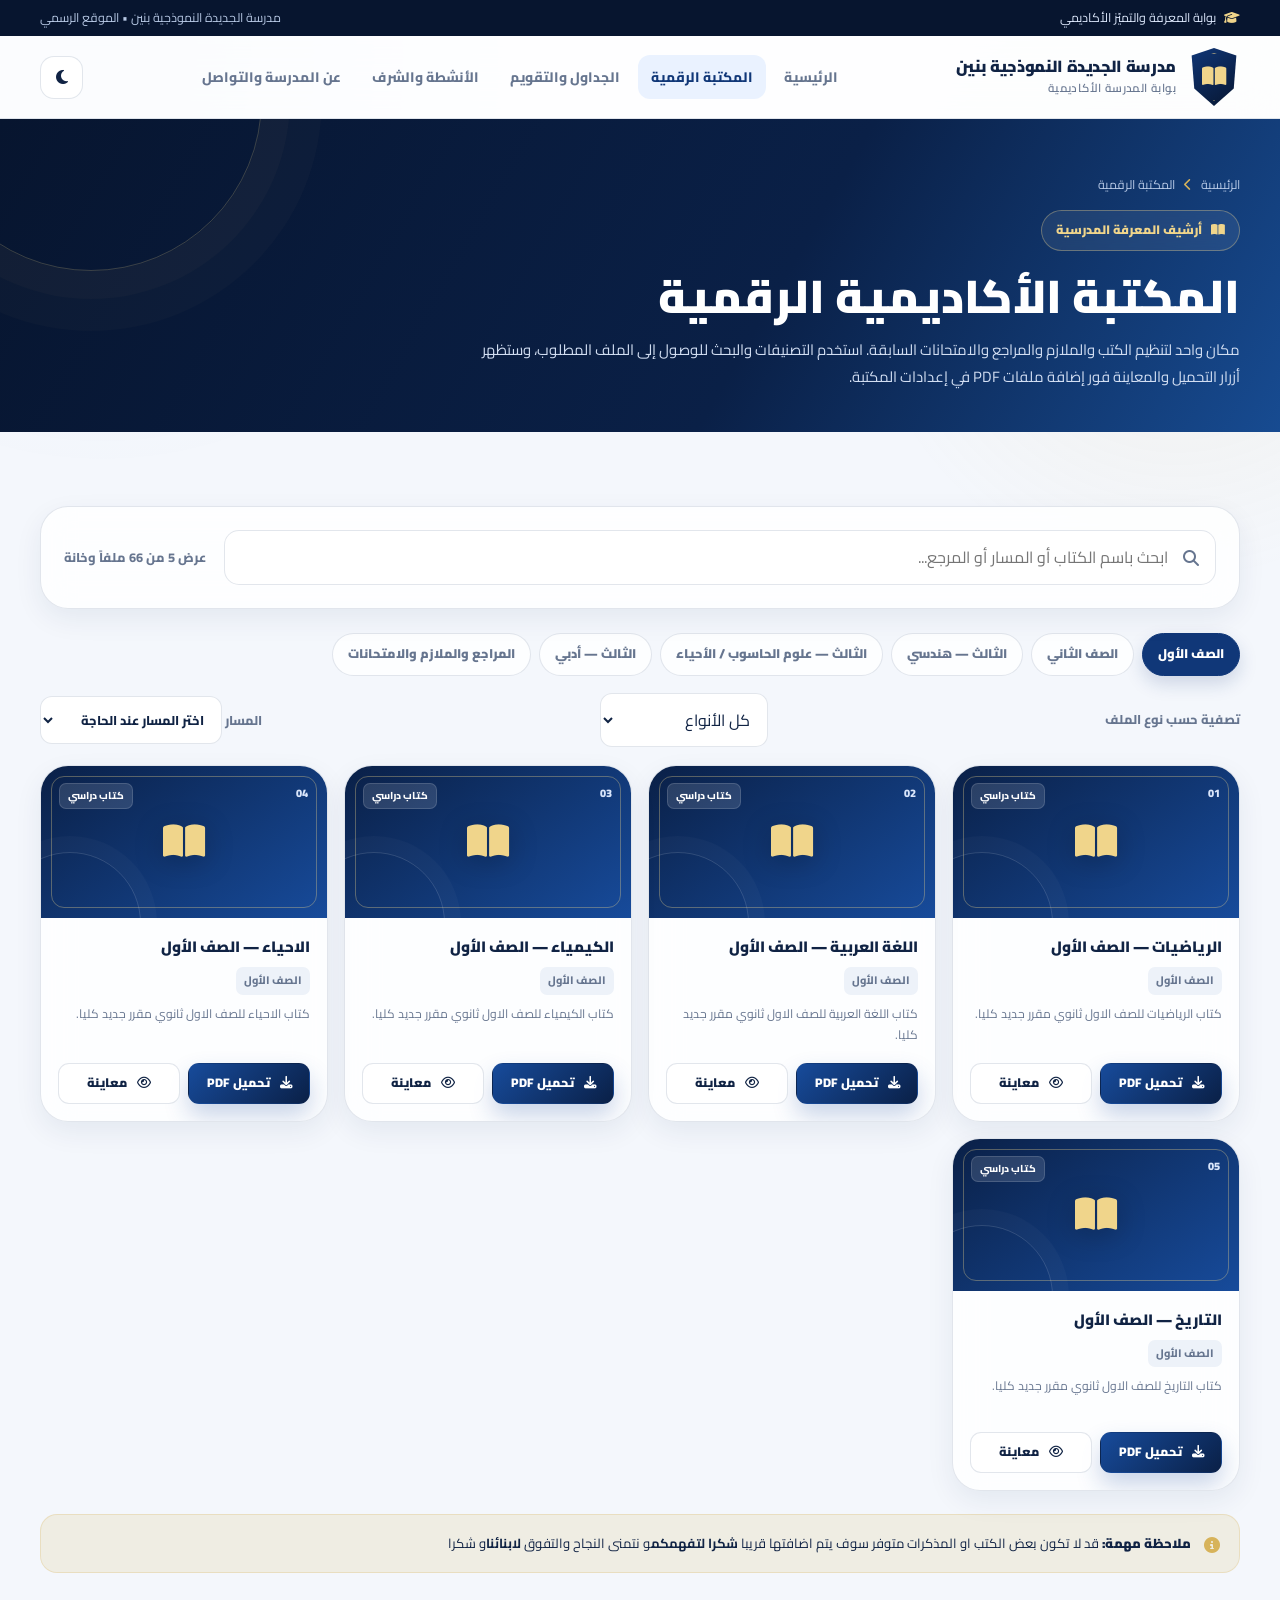
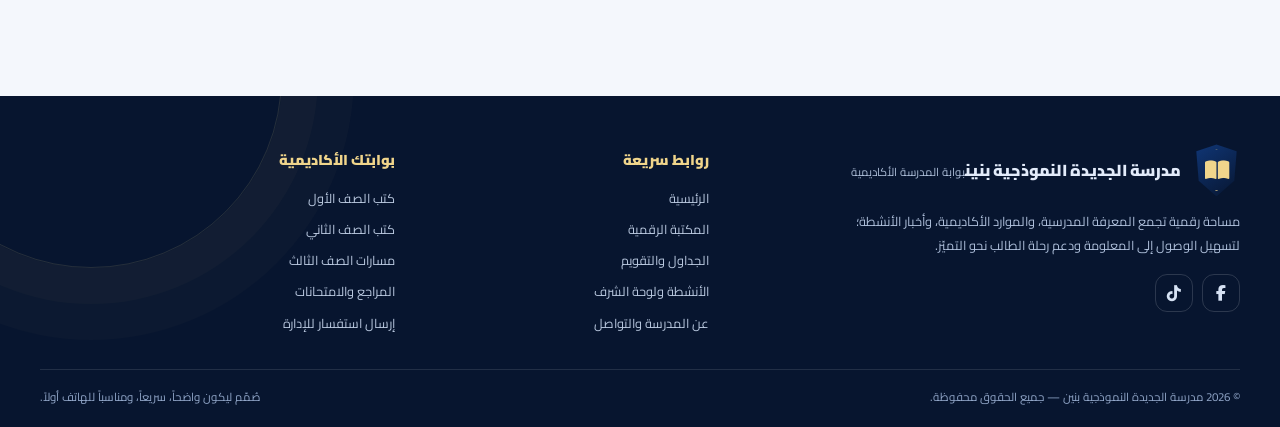
<file: library.html>
<!DOCTYPE html><html lang="ar" dir="rtl" data-theme="light"><head><meta charset="UTF-8"><meta name="viewport" content="width=device-width, initial-scale=1.0"><meta name="theme-color" content="#0a2047"><meta name="description" content="المكتبة الأكاديمية الرقمية لمدرسة الجديدة النموذجية بنين: كتب الصف الأول والثاني، مسارات الصف الثالث، والمراجع والملازم والامتحانات السابقة."><meta name="robots" content="index,follow"><title>المكتبة الرقمية | مدرسة الجديدة النموذجية بنين</title><link rel="preconnect" href="https://fonts.googleapis.com"><link rel="preconnect" href="https://fonts.gstatic.com" crossorigin><link href="https://fonts.googleapis.com/css2?family=Cairo:wght@400;500;600;700;800;900&display=swap" rel="stylesheet"><link rel="stylesheet" href="https://cdnjs.cloudflare.com/ajax/libs/font-awesome/6.7.2/css/all.min.css"><link rel="icon" href="assets/favicon.svg" type="image/svg+xml"><link rel="stylesheet" href="style.css"><script src="app.js" defer></script></head><body data-page="library"><a class="skip-link" href="#main-content">تجاوز إلى المحتوى</a>
<div class="topline"><div class="container topline-inner"><span class="topline-note"><i class="fa-solid fa-graduation-cap" aria-hidden="true"></i> بوابة المعرفة والتميّز الأكاديمي</span><span class="topline-date">مدرسة الجديدة النموذجية بنين <span aria-hidden="true">•</span> الموقع الرسمي</span></div></div>
<header class="site-header"><div class="container nav-wrap">
  <a class="brand" href="index.html" aria-label="مدرسة الجديدة النموذجية بنين — الرئيسية"><span class="brand-mark"><i class="fa-solid fa-book-open" aria-hidden="true"></i></span><span><span class="brand-name">مدرسة الجديدة النموذجية بنين</span><span class="brand-subtitle">بوابة المدرسة الأكاديمية</span></span></a>
  <nav class="nav-links" aria-label="التنقل الرئيسي"><a class="nav-link" data-nav="home" href="index.html">الرئيسية</a><a class="nav-link" data-nav="library" href="library.html">المكتبة الرقمية</a><a class="nav-link" data-nav="schedules" href="schedules.html">الجداول والتقويم</a><a class="nav-link" data-nav="activities" href="activities.html">الأنشطة والشرف</a><a class="nav-link" data-nav="contact" href="contact.html">عن المدرسة والتواصل</a></nav>
  <div class="nav-actions"><button class="icon-btn theme-toggle" type="button" aria-label="تبديل الوضع اللوني"><i class="fa-solid fa-moon"></i></button><button class="icon-btn menu-toggle" type="button" aria-label="فتح القائمة" aria-expanded="false" aria-controls="mobileMenu"><i class="fa-solid fa-bars"></i></button></div>
</div><nav class="mobile-menu" id="mobileMenu" aria-label="التنقل على الهاتف"><a class="nav-link" data-nav="home" href="index.html"><i class="fa-solid fa-house" aria-hidden="true"></i> &nbsp; الرئيسية</a><a class="nav-link" data-nav="library" href="library.html"><i class="fa-solid fa-book-open" aria-hidden="true"></i> &nbsp; المكتبة الرقمية</a><a class="nav-link" data-nav="schedules" href="schedules.html"><i class="fa-solid fa-calendar-days" aria-hidden="true"></i> &nbsp; الجداول والتقويم</a><a class="nav-link" data-nav="activities" href="activities.html"><i class="fa-solid fa-trophy" aria-hidden="true"></i> &nbsp; الأنشطة والشرف</a><a class="nav-link" data-nav="contact" href="contact.html"><i class="fa-solid fa-building-columns" aria-hidden="true"></i> &nbsp; عن المدرسة والتواصل</a></nav><div class="page-progress" aria-hidden="true"><span></span></div></header><main id="main-content"><section class="page-hero"><div class="container"><div class="breadcrumb"><a href="index.html">الرئيسية</a><i class="fa-solid fa-chevron-left"></i><span>المكتبة الرقمية</span></div><span class="hero-badge"><i class="fa-solid fa-book-open"></i> أرشيف المعرفة المدرسية</span><h1>المكتبة الأكاديمية الرقمية</h1><p>مكان واحد لتنظيم الكتب والملازم والمراجع والامتحانات السابقة. استخدم التصنيفات والبحث للوصول إلى الملف المطلوب، وستظهر أزرار التحميل والمعاينة فور إضافة ملفات PDF في إعدادات المكتبة.</p></div></section>
<section class="section"><div class="container"><div class="library-toolbar glass-card reveal"><div class="search-wrap"><i class="fa-solid fa-magnifying-glass" aria-hidden="true"></i><input class="search-input" id="librarySearch" type="search" placeholder="ابحث باسم الكتاب أو المسار أو المرجع..." aria-label="ابحث في المكتبة الرقمية"></div><div class="results-label" id="libraryCount" aria-live="polite">جاري تجهيز المكتبة...</div></div>
<div class="filter-pills" role="group" aria-label="تصنيف المكتبة"><button class="filter-pill active" type="button" data-filter="grade1">الصف الأول</button><button class="filter-pill" type="button" data-filter="grade2" id="grade-two">الصف الثاني</button><button class="filter-pill" type="button" data-filter="third-engineering" id="grade-three">الثالث — هندسي</button><button class="filter-pill" type="button" data-filter="third-science">الثالث — علوم الحاسوب / الأحياء</button><button class="filter-pill" type="button" data-filter="third-literary">الثالث — أدبي</button><button class="filter-pill" type="button" data-filter="references" id="references">المراجع والملازم والامتحانات</button></div>
<div class="filter-row"><label class="results-label" for="libraryType">تصفية حسب نوع الملف</label><select class="filter-select" id="libraryType" aria-label="تصفية حسب نوع الملف"><option value="all">كل الأنواع</option><option value="book">الكتب الدراسية</option><option value="مرجع">المراجع</option><option value="مذكرة">المذكرات والملازم</option><option value="امتحان سابق">الامتحانات السابقة</option><option value="ملخص">الملخصات</option></select><label class="results-label" for="streamFilter">المسار <select class="filter-select" id="streamFilter" aria-label="اختيار مسار الصف الثالث"><option value="all">اختر المسار عند الحاجة</option><option value="third-engineering">المسار الهندسي</option><option value="third-science">علوم الحاسوب / الأحياء</option><option value="third-literary">المسار الأدبي</option></select></label></div>
<div class="library-grid" id="libraryGrid"><article class="book-card glass-card"><div class="book-cover"><i class="fa-solid fa-book-open"></i></div><div class="book-info"><h3>جاري تجهيز الكتب</h3><p>سيتم عرض الكتب هنا عند تشغيل JavaScript.</p></div></article></div>
<div class="note-box"><i class="fa-solid fa-circle-info"></i><p><strong>ملاحظة مهمة:</strong> قد لا تكون بعض الكتب او المذكرات متوفر سوف يتم اضافتها قريبا <b>شكرا لتفهمكم</b>و نتمنى النجاح والتفوق <b>لابنائنا</b>و شكرا </p></div>
</div></section></main><footer class="site-footer"><div class="container"><div class="footer-grid">
  <div><div class="footer-brand"><span class="brand-mark"><i class="fa-solid fa-book-open" aria-hidden="true"></i></span><span><span class="footer-brand-name">مدرسة الجديدة النموذجية بنين</span><span class="footer-brand-sub">بوابة المدرسة الأكاديمية</span></span></div><p class="footer-about">مساحة رقمية تجمع المعرفة المدرسية، والموارد الأكاديمية، وأخبار الأنشطة؛ لتسهيل الوصول إلى المعلومة ودعم رحلة الطالب نحو التميّز.</p><div class="footer-social" id="footerSocial" aria-label="حسابات المدرسة على الشبكات الاجتماعية"><a href="#" data-social-placeholder="facebook" aria-label="فيسبوك"><i class="fa-brands fa-facebook-f"></i></a><a href="#" data-social-placeholder="tiktok" aria-label="تيك توك"><i class="fa-brands fa-tiktok"></i></a></div></div>
  <div><h2 class="footer-title">روابط سريعة</h2><div class="footer-links"><a href="index.html">الرئيسية</a><a href="library.html">المكتبة الرقمية</a><a href="schedules.html">الجداول والتقويم</a><a href="activities.html">الأنشطة ولوحة الشرف</a><a href="contact.html">عن المدرسة والتواصل</a></div></div>
  <div><h2 class="footer-title">بوابتك الأكاديمية</h2><div class="footer-links"><a href="library.html">كتب الصف الأول</a><a href="library.html#grade-two">كتب الصف الثاني</a><a href="library.html#grade-three">مسارات الصف الثالث</a><a href="library.html#references">المراجع والامتحانات</a><a href="contact.html#contactForm">إرسال استفسار للإدارة</a></div></div>
</div><div class="footer-bottom"><span>© <span id="currentYear">2026</span> مدرسة الجديدة النموذجية بنين — جميع الحقوق محفوظة.</span><span>صُمّم ليكون واضحاً، سريعاً، ومناسباً للهاتف أولاً.</span></div></div></footer>
<button class="back-top" type="button" aria-label="العودة إلى أعلى الصفحة"><i class="fa-solid fa-arrow-up"></i></button><div class="toast-container" aria-live="polite"></div></body></html>
</file>
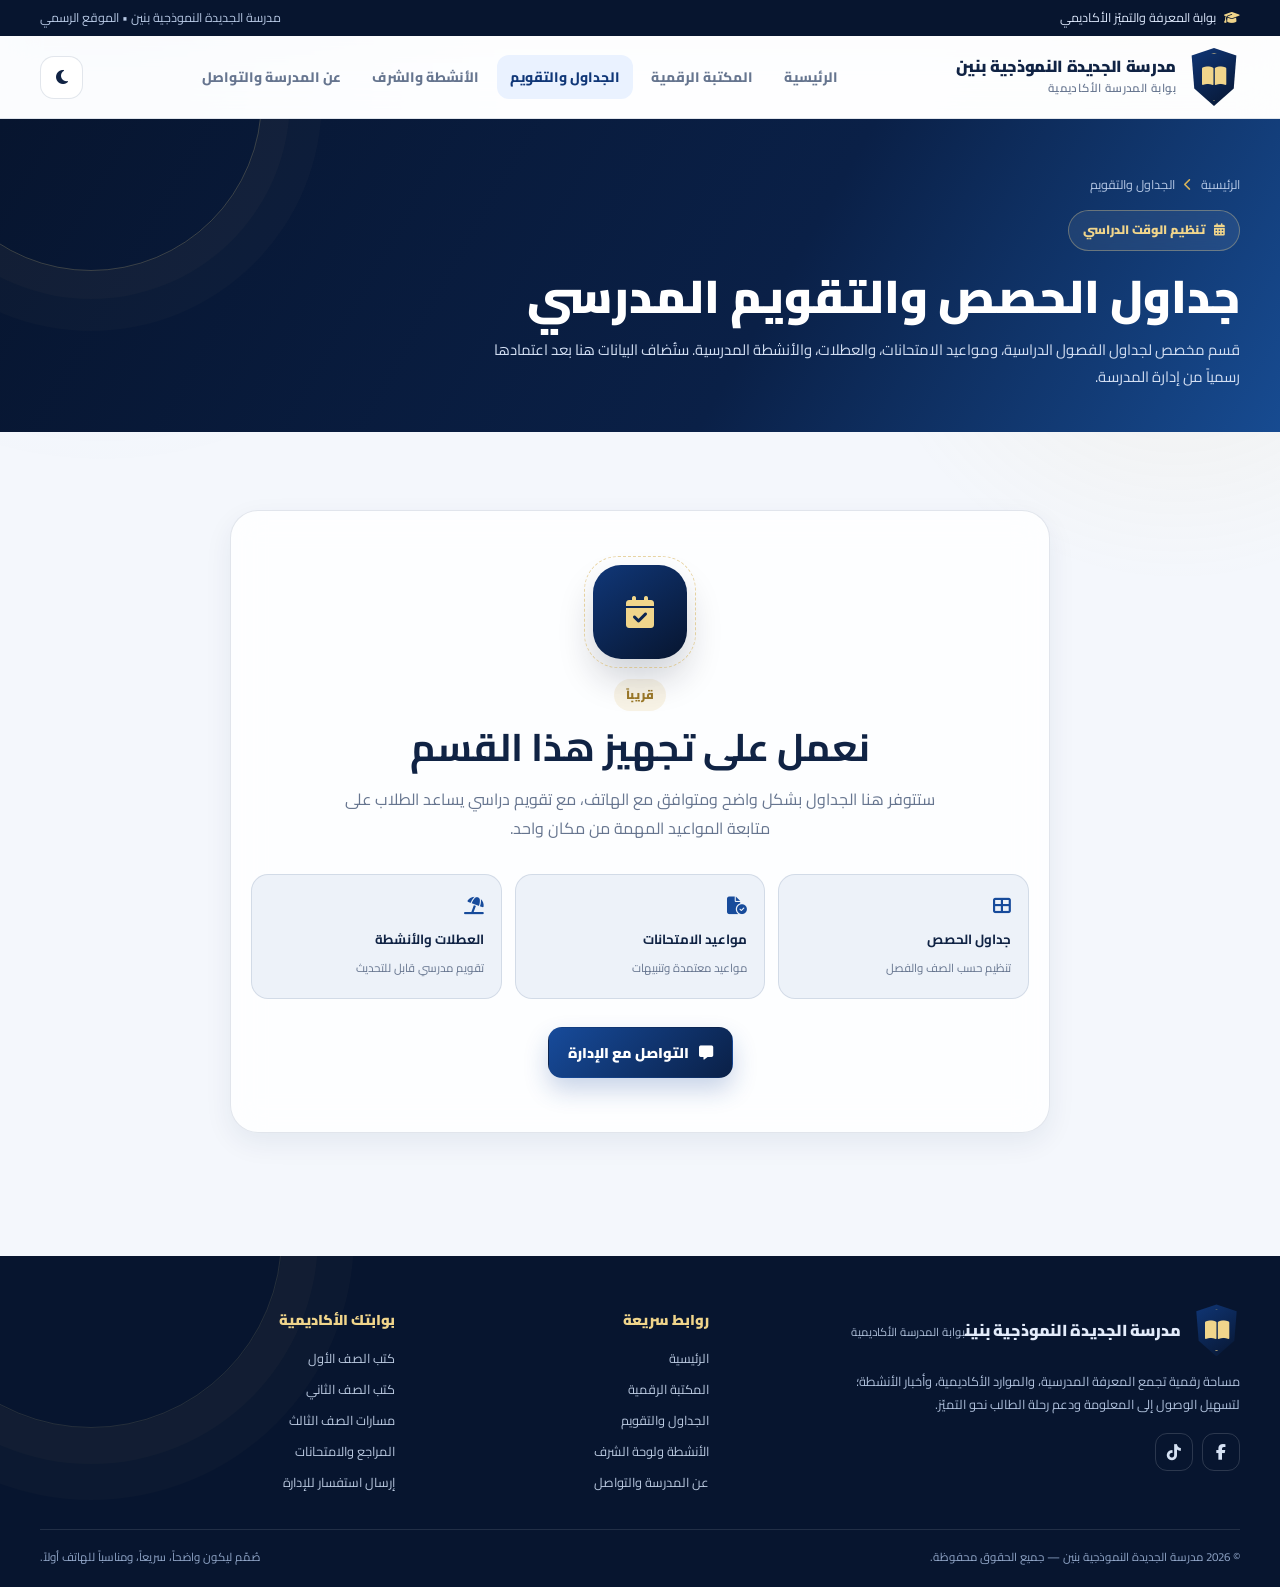
<file: schedules.html>
<!DOCTYPE html><html lang="ar" dir="rtl" data-theme="light"><head><meta charset="UTF-8"><meta name="viewport" content="width=device-width, initial-scale=1.0"><meta name="theme-color" content="#0a2047"><meta name="description" content="قسم الجداول والتقويم المدرسي لمدرسة الجديدة النموذجية بنين؛ سيتم نشر جداول الحصص ومواعيد الامتحانات والعطلات والأنشطة بعد اعتمادها."><meta name="robots" content="index,follow"><title>الجداول والتقويم المدرسي | مدرسة الجديدة النموذجية بنين</title><link rel="preconnect" href="https://fonts.googleapis.com"><link rel="preconnect" href="https://fonts.gstatic.com" crossorigin><link href="https://fonts.googleapis.com/css2?family=Cairo:wght@400;500;600;700;800;900&display=swap" rel="stylesheet"><link rel="stylesheet" href="https://cdnjs.cloudflare.com/ajax/libs/font-awesome/6.7.2/css/all.min.css"><link rel="icon" href="assets/favicon.svg" type="image/svg+xml"><link rel="stylesheet" href="style.css"><script src="app.js" defer></script></head><body data-page="schedules"><a class="skip-link" href="#main-content">تجاوز إلى المحتوى</a>
<div class="topline"><div class="container topline-inner"><span class="topline-note"><i class="fa-solid fa-graduation-cap" aria-hidden="true"></i> بوابة المعرفة والتميّز الأكاديمي</span><span class="topline-date">مدرسة الجديدة النموذجية بنين <span aria-hidden="true">•</span> الموقع الرسمي</span></div></div>
<header class="site-header"><div class="container nav-wrap">
  <a class="brand" href="index.html" aria-label="مدرسة الجديدة النموذجية بنين — الرئيسية"><span class="brand-mark"><i class="fa-solid fa-book-open" aria-hidden="true"></i></span><span><span class="brand-name">مدرسة الجديدة النموذجية بنين</span><span class="brand-subtitle">بوابة المدرسة الأكاديمية</span></span></a>
  <nav class="nav-links" aria-label="التنقل الرئيسي"><a class="nav-link" data-nav="home" href="index.html">الرئيسية</a><a class="nav-link" data-nav="library" href="library.html">المكتبة الرقمية</a><a class="nav-link" data-nav="schedules" href="schedules.html">الجداول والتقويم</a><a class="nav-link" data-nav="activities" href="activities.html">الأنشطة والشرف</a><a class="nav-link" data-nav="contact" href="contact.html">عن المدرسة والتواصل</a></nav>
  <div class="nav-actions"><button class="icon-btn theme-toggle" type="button" aria-label="تبديل الوضع اللوني"><i class="fa-solid fa-moon"></i></button><button class="icon-btn menu-toggle" type="button" aria-label="فتح القائمة" aria-expanded="false" aria-controls="mobileMenu"><i class="fa-solid fa-bars"></i></button></div>
</div><nav class="mobile-menu" id="mobileMenu" aria-label="التنقل على الهاتف"><a class="nav-link" data-nav="home" href="index.html"><i class="fa-solid fa-house" aria-hidden="true"></i> &nbsp; الرئيسية</a><a class="nav-link" data-nav="library" href="library.html"><i class="fa-solid fa-book-open" aria-hidden="true"></i> &nbsp; المكتبة الرقمية</a><a class="nav-link" data-nav="schedules" href="schedules.html"><i class="fa-solid fa-calendar-days" aria-hidden="true"></i> &nbsp; الجداول والتقويم</a><a class="nav-link" data-nav="activities" href="activities.html"><i class="fa-solid fa-trophy" aria-hidden="true"></i> &nbsp; الأنشطة والشرف</a><a class="nav-link" data-nav="contact" href="contact.html"><i class="fa-solid fa-building-columns" aria-hidden="true"></i> &nbsp; عن المدرسة والتواصل</a></nav><div class="page-progress" aria-hidden="true"><span></span></div></header><main id="main-content"><section class="page-hero"><div class="container"><div class="breadcrumb"><a href="index.html">الرئيسية</a><i class="fa-solid fa-chevron-left"></i><span>الجداول والتقويم</span></div><span class="hero-badge"><i class="fa-solid fa-calendar-days"></i> تنظيم الوقت الدراسي</span><h1>جداول الحصص والتقويم المدرسي</h1><p>قسم مخصص لجداول الفصول الدراسية، ومواعيد الامتحانات، والعطلات، والأنشطة المدرسية. ستُضاف البيانات هنا بعد اعتمادها رسمياً من إدارة المدرسة.</p></div></section><section class="section"><div class="container"><div class="soon-wrap glass-card reveal"><div class="soon-icon"><i class="fa-solid fa-calendar-check"></i></div><span class="soon-chip">قريباً</span><h2>نعمل على تجهيز هذا القسم</h2><p>ستتوفر هنا الجداول بشكل واضح ومتوافق مع الهاتف، مع تقويم دراسي يساعد الطلاب على متابعة المواعيد المهمة من مكان واحد.</p><div class="soon-preview"><div class="preview-item"><i class="fa-solid fa-table-cells-large"></i><b>جداول الحصص</b><span>تنظيم حسب الصف والفصل</span></div><div class="preview-item"><i class="fa-solid fa-file-circle-check"></i><b>مواعيد الامتحانات</b><span>مواعيد معتمدة وتنبيهات</span></div><div class="preview-item"><i class="fa-solid fa-umbrella-beach"></i><b>العطلات والأنشطة</b><span>تقويم مدرسي قابل للتحديث</span></div></div><a class="btn btn-primary" href="contact.html" style="margin-top:28px"><i class="fa-solid fa-message"></i> التواصل مع الإدارة</a></div></div></section></main><footer class="site-footer"><div class="container"><div class="footer-grid">
  <div><div class="footer-brand"><span class="brand-mark"><i class="fa-solid fa-book-open" aria-hidden="true"></i></span><span><span class="footer-brand-name">مدرسة الجديدة النموذجية بنين</span><span class="footer-brand-sub">بوابة المدرسة الأكاديمية</span></span></div><p class="footer-about">مساحة رقمية تجمع المعرفة المدرسية، والموارد الأكاديمية، وأخبار الأنشطة؛ لتسهيل الوصول إلى المعلومة ودعم رحلة الطالب نحو التميّز.</p><div class="footer-social" id="footerSocial" aria-label="حسابات المدرسة على الشبكات الاجتماعية"><a href="#" data-social-placeholder="facebook" aria-label="فيسبوك"><i class="fa-brands fa-facebook-f"></i></a><a href="#" data-social-placeholder="tiktok" aria-label="تيك توك"><i class="fa-brands fa-tiktok"></i></a></div></div>
  <div><h2 class="footer-title">روابط سريعة</h2><div class="footer-links"><a href="index.html">الرئيسية</a><a href="library.html">المكتبة الرقمية</a><a href="schedules.html">الجداول والتقويم</a><a href="activities.html">الأنشطة ولوحة الشرف</a><a href="contact.html">عن المدرسة والتواصل</a></div></div>
  <div><h2 class="footer-title">بوابتك الأكاديمية</h2><div class="footer-links"><a href="library.html">كتب الصف الأول</a><a href="library.html#grade-two">كتب الصف الثاني</a><a href="library.html#grade-three">مسارات الصف الثالث</a><a href="library.html#references">المراجع والامتحانات</a><a href="contact.html#contactForm">إرسال استفسار للإدارة</a></div></div>
</div><div class="footer-bottom"><span>© <span id="currentYear">2026</span> مدرسة الجديدة النموذجية بنين — جميع الحقوق محفوظة.</span><span>صُمّم ليكون واضحاً، سريعاً، ومناسباً للهاتف أولاً.</span></div></div></footer>
<button class="back-top" type="button" aria-label="العودة إلى أعلى الصفحة"><i class="fa-solid fa-arrow-up"></i></button><div class="toast-container" aria-live="polite"></div></body></html>
</file>
<file: style.css>
/* =========================================================
   مدرسة الجديدة النموذجية بنين — واجهة المدرسة الرسمية
   لتخصيص الألوان: عدّل متغيرات :root أدناه.
========================================================= */
@import url('https://fonts.googleapis.com/css2?family=Cairo:wght@400;500;600;700;800;900&display=swap');

:root{
  --blue-950:#07152f;
  --blue-900:#0a2047;
  --blue-850:#0d2a5c;
  --blue-800:#103778;
  --blue-700:#174b9b;
  --blue-600:#2467c5;
  --blue-100:#eaf2ff;
  --gold:#d7b35a;
  --gold-bright:#f0d58b;
  --gold-soft:rgba(215,179,90,.15);
  --bg:#f4f7fc;
  --surface:rgba(255,255,255,.83);
  --surface-solid:#ffffff;
  --surface-2:#edf2f9;
  --text:#102344;
  --muted:#66758f;
  --line:rgba(18,50,97,.12);
  --shadow:0 18px 50px rgba(12,37,79,.10);
  --shadow-soft:0 10px 28px rgba(12,37,79,.07);
  --radius-lg:28px;
  --radius-md:20px;
  --radius-sm:14px;
  --container:1200px;
  color-scheme:light;
}
html[data-theme="dark"]{
  --bg:#070d19;
  --surface:rgba(15,27,48,.83);
  --surface-solid:#101d33;
  --surface-2:#14233d;
  --text:#eef4ff;
  --muted:#a3b2ca;
  --line:rgba(190,211,245,.13);
  --blue-100:#142644;
  --gold-soft:rgba(215,179,90,.12);
  --shadow:0 18px 55px rgba(0,0,0,.28);
  --shadow-soft:0 10px 28px rgba(0,0,0,.18);
  color-scheme:dark;
}
*{box-sizing:border-box}
html{scroll-behavior:smooth;scroll-padding-top:110px}
body{margin:0;font-family:'Cairo',Tahoma,Arial,sans-serif;background:var(--bg);color:var(--text);line-height:1.8;overflow-x:hidden;transition:background .3s,color .3s}
body::before{content:"";position:fixed;inset:0;z-index:-2;pointer-events:none;background:radial-gradient(circle at 8% 7%,rgba(36,103,197,.09),transparent 28%),radial-gradient(circle at 92% 29%,rgba(215,179,90,.10),transparent 24%)}
a{color:inherit;text-decoration:none}
button,input,select,textarea{font:inherit}
button,a{-webkit-tap-highlight-color:transparent}
button{cursor:pointer}
img{display:block;max-width:100%}
::selection{background:var(--gold);color:#081630}
.container{width:min(var(--container),calc(100% - 40px));margin-inline:auto}
.skip-link{position:absolute;top:-80px;right:16px;z-index:999;background:var(--gold-bright);color:#081630;padding:10px 16px;border-radius:12px;font-weight:800}
.skip-link:focus{top:12px}
.topline{background:var(--blue-950);color:#dce7fb;font-size:.78rem}
.topline-inner{display:flex;justify-content:space-between;gap:12px;align-items:center;min-height:36px}
.topline-note{display:flex;align-items:center;gap:8px}
.topline-note i{color:var(--gold-bright)}
.topline-date{color:#b6c7e3;direction:rtl}
.site-header{position:sticky;top:0;z-index:100;background:color-mix(in srgb,var(--surface-solid) 84%,transparent);backdrop-filter:blur(18px);border-bottom:1px solid var(--line)}
.nav-wrap{min-height:82px;display:flex;align-items:center;justify-content:space-between;gap:22px}
.brand{display:flex;align-items:center;gap:12px;min-width:230px}
.brand-mark{width:52px;height:58px;flex:0 0 52px;position:relative;display:grid;place-items:center;color:var(--gold-bright);background:linear-gradient(145deg,var(--blue-800),var(--blue-950));clip-path:polygon(50% 0,93% 13%,88% 70%,50% 100%,12% 70%,7% 13%);filter:drop-shadow(0 5px 8px rgba(8,26,61,.18))}
.brand-mark::after{content:"";position:absolute;inset:5px;border:1px solid rgba(240,213,139,.65);clip-path:polygon(50% 0,93% 13%,88% 70%,50% 100%,12% 70%,7% 13%)}
.brand-mark i{font-size:1.35rem;position:relative;z-index:1}
.brand-name{display:block;font-size:1.01rem;font-weight:900;line-height:1.45;letter-spacing:-.35px}
.brand-subtitle{display:block;color:var(--muted);font-size:.72rem;font-weight:600;letter-spacing:.4px}
.nav-links{display:flex;align-items:center;gap:5px}
.nav-link{padding:10px 13px;border-radius:12px;color:var(--muted);font-size:.86rem;font-weight:800;transition:background .2s,color .2s,transform .2s;white-space:nowrap}
.nav-link:hover,.nav-link.active{background:var(--blue-100);color:var(--blue-800)}
html[data-theme="dark"] .nav-link:hover,html[data-theme="dark"] .nav-link.active{color:var(--gold-bright)}
.nav-actions{display:flex;align-items:center;gap:8px}
.icon-btn{width:43px;height:43px;border:1px solid var(--line);border-radius:14px;background:var(--surface);color:var(--text);display:grid;place-items:center;transition:transform .2s,border-color .2s,background .2s}
.icon-btn:hover{transform:translateY(-2px);border-color:var(--gold)}
.menu-toggle{display:none}
.mobile-menu{display:none}
.page-progress{height:3px;background:transparent;position:absolute;bottom:-1px;right:0;left:0}
.page-progress span{display:block;height:100%;width:0;background:linear-gradient(90deg,var(--blue-600),var(--gold));transition:width .08s linear}

/* buttons */
.btn{border:0;min-height:49px;padding:12px 19px;border-radius:14px;display:inline-flex;align-items:center;justify-content:center;gap:10px;font-size:.89rem;font-weight:900;transition:transform .22s,box-shadow .22s,background .22s;border:1px solid transparent}
.btn:hover{transform:translateY(-3px)}
.btn-primary{background:linear-gradient(135deg,var(--blue-700),var(--blue-900));color:#fff;box-shadow:0 12px 25px rgba(23,75,155,.23)}
.btn-primary:hover{box-shadow:0 17px 32px rgba(23,75,155,.30)}
.btn-gold{background:linear-gradient(135deg,var(--gold-bright),var(--gold));color:#15213a;box-shadow:0 10px 24px rgba(215,179,90,.22)}
.btn-outline{background:var(--surface);border-color:var(--line);color:var(--text)}
.btn-outline:hover{border-color:var(--gold)}
.btn-small{min-height:39px;padding:8px 12px;font-size:.78rem;border-radius:11px}
.btn:focus-visible,.icon-btn:focus-visible,a:focus-visible,input:focus-visible,select:focus-visible,textarea:focus-visible{outline:3px solid var(--gold);outline-offset:3px}

/* visual primitives */
.section{padding:78px 0}
.section-tight{padding:54px 0}
.section-heading{display:flex;align-items:end;justify-content:space-between;gap:22px;margin-bottom:30px}
.eyebrow{display:inline-flex;align-items:center;gap:9px;color:var(--blue-700);font-size:.76rem;font-weight:900;letter-spacing:.3px;margin-bottom:9px}
.eyebrow::before{content:"";width:25px;height:2px;background:var(--gold);border-radius:9px}
html[data-theme="dark"] .eyebrow{color:var(--gold-bright)}
.section-title{font-size:clamp(1.65rem,3vw,2.5rem);line-height:1.35;letter-spacing:-.7px;font-weight:900;margin:0}
.section-desc{max-width:650px;color:var(--muted);margin:11px 0 0;font-size:.95rem}
.section-link{color:var(--blue-700);font-weight:900;display:inline-flex;align-items:center;gap:9px;white-space:nowrap}
html[data-theme="dark"] .section-link{color:var(--gold-bright)}
.glass-card{background:var(--surface);border:1px solid var(--line);border-radius:var(--radius-lg);box-shadow:var(--shadow-soft);backdrop-filter:blur(16px)}
.card-icon{width:50px;height:50px;border-radius:16px;display:grid;place-items:center;background:var(--blue-100);color:var(--blue-700);font-size:1.2rem;flex:0 0 auto}
html[data-theme="dark"] .card-icon{color:var(--gold-bright)}
.muted{color:var(--muted)}
.divider{border:0;border-top:1px solid var(--line);margin:0}

/* home hero */
.hero{position:relative;padding:76px 0 60px;overflow:hidden;background:linear-gradient(120deg,var(--blue-950),var(--blue-900) 58%,#123b7a);color:#fff;isolation:isolate}
.hero::before{content:"";position:absolute;inset:0;z-index:-2;background-image:linear-gradient(rgba(255,255,255,.035) 1px,transparent 1px),linear-gradient(90deg,rgba(255,255,255,.035) 1px,transparent 1px);background-size:42px 42px;mask-image:linear-gradient(90deg,#000,transparent 94%)}
.hero::after{content:"";position:absolute;width:560px;height:560px;left:-160px;top:-240px;border-radius:50%;border:1px solid rgba(240,213,139,.16);box-shadow:0 0 0 45px rgba(240,213,139,.025),0 0 0 90px rgba(240,213,139,.02);z-index:-1}
.hero-grid{display:grid;grid-template-columns:1.1fr .9fr;align-items:center;gap:44px;position:relative}
.hero-badge{display:inline-flex;align-items:center;gap:9px;border:1px solid rgba(240,213,139,.35);background:rgba(255,255,255,.07);padding:8px 14px;border-radius:99px;color:var(--gold-bright);font-size:.77rem;font-weight:900;backdrop-filter:blur(10px)}
.hero-badge .pulse{width:7px;height:7px;border-radius:50%;background:#6de0ad;box-shadow:0 0 0 5px rgba(109,224,173,.12)}
.hero h1{font-size:clamp(2.25rem,4.8vw,4.55rem);line-height:1.25;letter-spacing:-1.6px;margin:22px 0 14px;font-weight:900}
.hero h1 span{display:block;color:var(--gold-bright)}
.hero-copy{color:#cfdbf1;font-size:1rem;max-width:630px;line-height:2.1;margin:0}
.hero-actions{display:flex;flex-wrap:wrap;gap:12px;margin-top:27px}
.hero .btn-outline{background:rgba(255,255,255,.07);border-color:rgba(255,255,255,.17);color:#fff}
.hero-meta{display:flex;flex-wrap:wrap;align-items:center;gap:17px;margin-top:28px;color:#d1def4;font-size:.8rem}
.hero-meta span{display:flex;align-items:center;gap:8px}
.hero-meta i{color:var(--gold-bright)}
.hero-art{min-height:390px;position:relative;display:grid;place-items:center}
.hero-orbit{position:absolute;width:min(390px,90%);aspect-ratio:1;border:1px solid rgba(240,213,139,.30);border-radius:50%;box-shadow:inset 0 0 55px rgba(255,255,255,.025),0 0 0 28px rgba(255,255,255,.022),0 0 0 57px rgba(255,255,255,.018);animation:orbitPulse 8s ease-in-out infinite}
.hero-orbit::before,.hero-orbit::after{content:"";position:absolute;width:11px;height:11px;border-radius:50%;background:var(--gold-bright);box-shadow:0 0 24px rgba(240,213,139,.75)}
.hero-orbit::before{top:14%;left:21%}.hero-orbit::after{right:12%;bottom:22%;width:7px;height:7px}
.hero-emblem{position:relative;width:225px;height:255px;display:grid;place-items:center;clip-path:polygon(50% 0,91% 15%,85% 72%,50% 100%,15% 72%,9% 15%);background:linear-gradient(145deg,rgba(255,255,255,.14),rgba(255,255,255,.025));border:1px solid rgba(240,213,139,.7);filter:drop-shadow(0 25px 45px rgba(0,0,0,.24))}
.hero-emblem::before{content:"";position:absolute;inset:9px;clip-path:polygon(50% 0,91% 15%,85% 72%,50% 100%,15% 72%,9% 15%);border:1px solid rgba(240,213,139,.5);background:linear-gradient(160deg,rgba(14,53,112,.58),rgba(9,24,52,.80))}
.hero-emblem-inner{position:relative;z-index:1;text-align:center;color:var(--gold-bright)}
.hero-emblem-inner i{font-size:4.1rem;display:block;margin-bottom:8px}
.hero-emblem-inner strong{display:block;font-size:1rem;font-weight:900;color:white}
.hero-emblem-inner small{display:block;font-size:.68rem;color:#c7d6ed;margin-top:2px}
.floating-note{position:absolute;display:flex;align-items:center;gap:10px;padding:13px 16px;border:1px solid rgba(255,255,255,.15);border-radius:17px;background:rgba(9,28,62,.78);backdrop-filter:blur(16px);box-shadow:0 15px 35px rgba(0,0,0,.19);animation:float 5s ease-in-out infinite}
.floating-note i{color:var(--gold-bright);font-size:1.2rem}.floating-note b{display:block;font-size:.78rem}.floating-note small{display:block;color:#b9c9e4;font-size:.66rem}.note-one{right:-1%;top:17%}.note-two{left:-1%;bottom:16%;animation-delay:-2.2s}
@keyframes float{0%,100%{transform:translateY(0)}50%{transform:translateY(-10px)}}
@keyframes orbitPulse{0%,100%{transform:scale(1);opacity:.82}50%{transform:scale(1.035);opacity:1}}

/* scrolling urgent ticker */
.announcement-band{background:var(--surface-solid);border-bottom:1px solid var(--line);box-shadow:0 8px 24px rgba(10,32,71,.035)}
.announcement-inner{display:grid;grid-template-columns:auto 1fr;align-items:center;gap:20px;min-height:66px}
.announcement-label{display:flex;align-items:center;gap:9px;background:linear-gradient(135deg,#a92435,#7e1525);color:white;border-radius:12px;padding:9px 13px;font-size:.78rem;font-weight:900;white-space:nowrap}
.announcement-label i{color:#ffd5a3}
.ticker-window{overflow:hidden;position:relative;mask-image:linear-gradient(90deg,transparent,#000 3%,#000 97%,transparent)}
.ticker-track{display:flex;gap:38px;width:max-content;animation:tickerMove 36s linear infinite;direction:rtl}
.ticker-window:hover .ticker-track{animation-play-state:paused}
.ticker-item{display:flex;align-items:center;gap:10px;white-space:nowrap;font-size:.83rem;color:var(--muted);font-weight:700}
.ticker-item i{color:var(--gold)}
@keyframes tickerMove{from{transform:translateX(0)}to{transform:translateX(50%)}}

/* feature/quick access */
.quick-grid{display:grid;grid-template-columns:repeat(4,1fr);gap:16px}
.quick-card{padding:23px;position:relative;overflow:hidden;transition:transform .25s,border-color .25s,box-shadow .25s}
.quick-card:hover{transform:translateY(-6px);border-color:rgba(215,179,90,.52);box-shadow:var(--shadow)}
.quick-card::after{content:"";position:absolute;width:100px;height:100px;border-radius:50%;left:-38px;bottom:-48px;background:var(--gold-soft)}
.quick-card .card-icon{margin-bottom:18px}
.quick-card h3{font-size:1rem;margin:0 0 6px;font-weight:900}
.quick-card p{font-size:.82rem;color:var(--muted);margin:0 0 18px}
.quick-arrow{color:var(--blue-700);font-weight:900;font-size:.8rem;display:flex;align-items:center;gap:8px}
html[data-theme="dark"] .quick-arrow{color:var(--gold-bright)}

/* about / statistics */
.about-grid{display:grid;grid-template-columns:1fr 1fr;gap:42px;align-items:center}
.about-panel{position:relative;padding:34px;overflow:hidden;background:linear-gradient(145deg,var(--blue-950),var(--blue-800));color:#fff}
.about-panel::before{content:"";position:absolute;width:260px;height:260px;left:-100px;bottom:-110px;border:1px solid rgba(240,213,139,.35);border-radius:50%;box-shadow:0 0 0 24px rgba(240,213,139,.035),0 0 0 50px rgba(240,213,139,.025)}
.about-panel .eyebrow{color:var(--gold-bright)}.about-panel h3{font-size:1.55rem;line-height:1.5;margin:0 0 15px;position:relative}.about-panel p{color:#d0ddf1;margin:0;position:relative}.values-list{display:grid;gap:13px;margin-top:24px;position:relative}
.value-row{display:flex;gap:12px;align-items:flex-start}.value-row i{color:var(--gold-bright);margin-top:7px}.value-row strong{display:block;font-size:.9rem}.value-row span{display:block;color:#c8d6ed;font-size:.78rem}
.stats-grid{display:grid;grid-template-columns:repeat(2,1fr);gap:14px}
.stat-card{padding:23px;border:1px solid var(--line);border-radius:20px;background:var(--surface)}
.stat-number{font-size:1.95rem;line-height:1.3;font-weight:900;color:var(--blue-700)}
html[data-theme="dark"] .stat-number{color:var(--gold-bright)}
.stat-label{font-weight:900;font-size:.87rem;margin-top:5px}.stat-note{font-size:.73rem;color:var(--muted);margin-top:2px}

/* reusable page hero */
.page-hero{position:relative;padding:55px 0 42px;overflow:hidden;background:linear-gradient(120deg,var(--blue-950),var(--blue-900) 60%,#174b91);color:#fff}
.page-hero::after{content:"";position:absolute;width:340px;height:340px;left:-80px;top:-190px;border-radius:50%;border:1px solid rgba(240,213,139,.22);box-shadow:0 0 0 28px rgba(240,213,139,.025),0 0 0 60px rgba(240,213,139,.02)}
.breadcrumb{display:flex;align-items:center;gap:9px;color:#b7c9e6;font-size:.78rem;margin-bottom:14px;position:relative;z-index:1}
.breadcrumb i{color:var(--gold)}.breadcrumb a:hover{color:white}
.page-hero h1{font-size:clamp(1.8rem,3.6vw,3rem);line-height:1.35;margin:0 0 10px;font-weight:900;position:relative;z-index:1}
.page-hero p{max-width:780px;margin:0;color:#d2def2;font-size:.93rem;position:relative;z-index:1}
.page-hero .hero-badge{margin-bottom:14px}

/* library */
.library-toolbar{padding:23px;display:grid;grid-template-columns:1fr auto;gap:18px;align-items:center;margin-top:-4px;position:relative;z-index:2}
.search-wrap{position:relative}.search-wrap>i{position:absolute;right:17px;top:50%;transform:translateY(-50%);color:var(--muted)}
.search-input{width:100%;min-height:52px;padding:12px 47px 12px 16px;border:1px solid var(--line);border-radius:15px;background:var(--surface-solid);color:var(--text);outline:none;transition:border-color .2s,box-shadow .2s}
.search-input:focus{border-color:var(--blue-600);box-shadow:0 0 0 4px rgba(36,103,197,.1)}
.filter-pills{display:flex;flex-wrap:wrap;gap:8px;margin:24px 0 17px}
.filter-pill{border:1px solid var(--line);background:var(--surface);border-radius:99px;padding:9px 15px;color:var(--muted);font-size:.79rem;font-weight:900;transition:all .2s}
.filter-pill:hover,.filter-pill.active{background:var(--blue-800);border-color:var(--blue-800);color:white;box-shadow:0 8px 18px rgba(16,55,120,.17)}
.filter-row{display:flex;align-items:center;justify-content:space-between;gap:12px;margin:0 0 18px}
.filter-select{background:var(--surface-solid);border:1px solid var(--line);border-radius:12px;color:var(--text);padding:10px 13px;min-height:43px;max-width:100%}
.results-label{font-size:.8rem;color:var(--muted);font-weight:800}
.library-grid{display:grid;grid-template-columns:repeat(4,minmax(0,1fr));gap:16px}
.book-card{min-width:0;overflow:hidden;display:flex;flex-direction:column;transition:transform .23s,border-color .23s,box-shadow .23s}
.book-card:hover{transform:translateY(-4px);border-color:rgba(215,179,90,.6);box-shadow:var(--shadow)}
.book-cover{min-height:152px;position:relative;display:grid;place-items:center;overflow:hidden;background:linear-gradient(145deg,var(--blue-900),var(--blue-700));color:var(--gold-bright)}
.book-cover::before{content:"";position:absolute;inset:10px;border:1px solid rgba(240,213,139,.34);border-radius:13px}
.book-cover::after{content:"";position:absolute;width:140px;height:140px;left:-42px;bottom:-76px;border:1px solid rgba(255,255,255,.14);border-radius:50%;box-shadow:0 0 0 16px rgba(255,255,255,.025)}
.book-cover i{font-size:2.35rem;position:relative;z-index:1;filter:drop-shadow(0 5px 14px rgba(0,0,0,.22))}
.book-num{position:absolute;top:18px;right:19px;font-size:.69rem;color:#dae6fb;z-index:1;font-weight:900;direction:ltr}
.book-kind{position:absolute;left:18px;top:17px;background:rgba(255,255,255,.13);border:1px solid rgba(255,255,255,.14);padding:3px 8px;border-radius:7px;font-size:.63rem;color:#fff;font-weight:800;z-index:1}
.book-info{padding:17px;display:flex;flex-direction:column;gap:8px;flex:1}
.book-info h3{font-size:.94rem;font-weight:900;line-height:1.6;margin:0;overflow-wrap:anywhere}
.book-meta{display:flex;flex-wrap:wrap;gap:6px}
.meta-tag{font-size:.68rem;color:var(--muted);background:var(--surface-2);padding:4px 8px;border-radius:7px;font-weight:800}
.book-info p{color:var(--muted);font-size:.76rem;margin:0;min-height:40px}
.book-actions{margin-top:auto;padding-top:9px;display:flex;gap:8px}
.book-actions .btn{width:100%}
.btn-disabled{opacity:.65}
.empty-state{padding:48px 20px;text-align:center;grid-column:1/-1}
.empty-state .card-icon{margin:0 auto 14px;width:64px;height:64px;font-size:1.45rem}
.empty-state h3{margin:0 0 6px}.empty-state p{color:var(--muted);margin:0}
.note-box{display:flex;align-items:flex-start;gap:13px;padding:17px 19px;margin-top:23px;background:var(--gold-soft);border:1px solid rgba(215,179,90,.25);border-radius:17px;color:var(--text);font-size:.82rem}
.note-box i{color:var(--gold);margin-top:5px;font-size:1rem}.note-box p{margin:0}.note-box strong{font-weight:900}

/* soon state */
.soon-wrap{padding:54px 20px;max-width:820px;margin:0 auto;text-align:center;position:relative;overflow:hidden}
.soon-icon{width:94px;height:94px;border-radius:28px;background:linear-gradient(145deg,var(--blue-800),var(--blue-950));display:grid;place-items:center;margin:0 auto 20px;color:var(--gold-bright);font-size:2rem;box-shadow:0 20px 35px rgba(7,21,47,.18);position:relative}
.soon-icon::after{content:"";position:absolute;inset:-9px;border:1px dashed rgba(215,179,90,.55);border-radius:34px;animation:orbitPulse 7s ease-in-out infinite}
.soon-chip{display:inline-block;margin-bottom:10px;border-radius:99px;padding:5px 12px;background:var(--gold-soft);color:#9c7929;font-weight:900;font-size:.75rem}
html[data-theme="dark"] .soon-chip{color:var(--gold-bright)}
.soon-wrap h2{font-size:clamp(1.7rem,3vw,2.5rem);line-height:1.4;margin:0 0 10px}.soon-wrap>p{max-width:600px;color:var(--muted);margin:0 auto}
.soon-preview{display:grid;grid-template-columns:repeat(3,1fr);gap:13px;margin-top:32px;text-align:right}
.preview-item{padding:17px;border:1px solid var(--line);background:var(--surface-2);border-radius:17px}.preview-item i{color:var(--blue-700);font-size:1.1rem}.preview-item b{display:block;font-size:.83rem;margin-top:7px}.preview-item span{color:var(--muted);font-size:.72rem}
html[data-theme="dark"] .preview-item i{color:var(--gold-bright)}

/* activities */
.activity-tools{display:flex;justify-content:space-between;align-items:center;gap:15px;margin-bottom:24px}
.gallery-grid{display:grid;grid-template-columns:repeat(3,minmax(0,1fr));gap:18px}
.gallery-card{overflow:hidden;transition:transform .25s,border-color .25s}
.gallery-card:hover{transform:translateY(-4px);border-color:rgba(215,179,90,.55)}
.gallery-image-slot{aspect-ratio:1.32/1;background:linear-gradient(145deg,var(--surface-2),var(--surface));border-bottom:1px solid var(--line);position:relative;display:grid;place-items:center;overflow:hidden}
.gallery-image-slot::before{content:"";position:absolute;inset:12px;border:1px dashed rgba(103,124,157,.38);border-radius:16px}
.gallery-image-slot .slot-content{position:relative;text-align:center;color:var(--muted);padding:15px}
.gallery-image-slot i{font-size:2rem;color:var(--gold);display:block;margin-bottom:7px}
.gallery-image-slot span{font-size:.76rem;font-weight:900}
.gallery-image-slot img{width:100%;height:100%;object-fit:cover;position:absolute;inset:0}
.gallery-card-body{padding:17px}.gallery-card-body h3{font-size:.96rem;margin:0 0 4px}.gallery-card-body p{color:var(--muted);font-size:.78rem;margin:0}
.honor-grid{display:grid;grid-template-columns:repeat(4,1fr);gap:15px}
.honor-card{padding:22px 16px;text-align:center;position:relative;overflow:hidden}
.honor-avatar{width:67px;height:67px;border-radius:50%;margin:0 auto 13px;display:grid;place-items:center;background:linear-gradient(145deg,var(--blue-800),var(--blue-950));color:var(--gold-bright);font-size:1.35rem;border:3px solid rgba(215,179,90,.34);box-shadow:0 0 0 5px var(--gold-soft)}
.honor-card h3{font-size:.9rem;margin:0;font-weight:900}.honor-card p{font-size:.74rem;color:var(--muted);margin:4px 0 0}
.honor-rank{position:absolute;top:14px;left:14px;color:var(--gold);font-size:.77rem;font-weight:900}

/* contact */
.contact-grid{display:grid;grid-template-columns:.9fr 1.1fr;gap:22px;align-items:start}
.contact-stack{display:grid;gap:13px}
.contact-item{display:flex;align-items:flex-start;gap:14px;padding:19px;border:1px solid var(--line);background:var(--surface);border-radius:19px;transition:border-color .2s,transform .2s}
.contact-item:hover{border-color:rgba(215,179,90,.55);transform:translateY(-2px)}
.contact-item .card-icon{width:46px;height:46px;border-radius:14px}
.contact-item h3{font-size:.9rem;margin:0 0 3px}.contact-item p,.contact-item a{font-size:.78rem;color:var(--muted);margin:0;overflow-wrap:anywhere}
.contact-item a{color:var(--blue-700);font-weight:800}.contact-item a:hover{text-decoration:underline}
html[data-theme="dark"] .contact-item a{color:var(--gold-bright)}
.contact-form{padding:26px}
.contact-form h2{font-size:1.3rem;margin:0 0 5px}.contact-form>p{margin:0 0 22px;color:var(--muted);font-size:.82rem}
.form-grid{display:grid;grid-template-columns:1fr 1fr;gap:14px}
.form-field{display:grid;gap:6px}.form-field.full{grid-column:1/-1}.form-field label{font-size:.79rem;font-weight:900}
.form-field input,.form-field select,.form-field textarea{width:100%;border:1px solid var(--line);border-radius:13px;padding:11px 13px;background:var(--surface-solid);color:var(--text);outline:none;min-height:47px}
.form-field textarea{resize:vertical;min-height:132px}
.form-hint{font-size:.72rem;color:var(--muted);margin-top:8px}
.map-panel{margin-top:23px;min-height:205px;padding:22px;display:flex;align-items:center;justify-content:space-between;gap:17px;overflow:hidden;position:relative;background:linear-gradient(115deg,var(--blue-950),var(--blue-800));color:white}
.map-panel::before{content:"";position:absolute;inset:0;opacity:.18;background-image:linear-gradient(rgba(255,255,255,.18) 1px,transparent 1px),linear-gradient(90deg,rgba(255,255,255,.18) 1px,transparent 1px);background-size:29px 29px}
.map-copy,.map-pin{position:relative;z-index:1}.map-copy h3{margin:0 0 5px;font-size:1.08rem}.map-copy p{margin:0;color:#cad8ef;font-size:.79rem}.map-pin{width:65px;height:65px;flex:0 0 65px;border-radius:21px;display:grid;place-items:center;background:rgba(240,213,139,.15);border:1px solid rgba(240,213,139,.36);color:var(--gold-bright);font-size:1.6rem}

/* footer */
.site-footer{background:var(--blue-950);color:#e2ebfa;padding:48px 0 20px;margin-top:45px;position:relative;overflow:hidden}
.site-footer::before{content:"";position:absolute;left:-100px;top:-210px;width:380px;height:380px;border:1px solid rgba(240,213,139,.13);border-radius:50%;box-shadow:0 0 0 36px rgba(240,213,139,.025),0 0 0 72px rgba(240,213,139,.02)}
.footer-grid{display:grid;grid-template-columns:1.25fr .7fr .9fr;gap:38px;position:relative}
.footer-brand{display:flex;gap:12px;align-items:center;margin-bottom:14px}.footer-brand .brand-mark{width:47px;height:52px;flex-basis:47px}
.footer-brand-name{font-weight:900;font-size:1rem}.footer-brand-sub{font-size:.71rem;color:#adbed8}
.footer-about{color:#aebfda;font-size:.8rem;max-width:400px;margin:0}
.footer-title{font-size:.9rem;font-weight:900;margin:3px 0 14px;color:var(--gold-bright)}
.footer-links{display:grid;gap:8px}.footer-links a{font-size:.8rem;color:#b9c8df;transition:color .2s,transform .2s;width:max-content}.footer-links a:hover{color:white;transform:translateX(-3px)}
.footer-social{display:flex;gap:9px;margin-top:17px;flex-wrap:wrap}.footer-social a{width:38px;height:38px;border:1px solid rgba(255,255,255,.15);border-radius:12px;display:grid;place-items:center;color:#d6e2f4;transition:all .2s}.footer-social a:hover{color:var(--gold-bright);border-color:var(--gold)}
.footer-bottom{border-top:1px solid rgba(255,255,255,.11);margin-top:34px;padding-top:17px;display:flex;justify-content:space-between;gap:14px;align-items:center;color:#91a6c8;font-size:.72rem;position:relative}
.back-top{position:fixed;bottom:20px;left:20px;width:46px;height:46px;background:var(--blue-800);color:#fff;border:1px solid rgba(255,255,255,.15);border-radius:15px;display:grid;place-items:center;box-shadow:var(--shadow);z-index:50;opacity:0;visibility:hidden;transform:translateY(10px);transition:all .25s}
.back-top.visible{opacity:1;visibility:visible;transform:translateY(0)}
.toast-container{position:fixed;bottom:22px;right:22px;z-index:500;display:grid;gap:10px;max-width:min(390px,calc(100vw - 44px))}
.toast{display:flex;gap:10px;align-items:flex-start;padding:14px 16px;background:var(--surface-solid);color:var(--text);border:1px solid var(--line);border-right:4px solid var(--gold);border-radius:15px;box-shadow:var(--shadow);font-size:.8rem;animation:toastIn .25s ease both}
.toast i{color:var(--gold);margin-top:4px}.toast strong{display:block;font-size:.82rem}.toast p{margin:1px 0 0;color:var(--muted)}
@keyframes toastIn{from{opacity:0;transform:translateY(9px)}to{opacity:1;transform:translateY(0)}}
.reveal{opacity:1;transform:none;transition:opacity .65s ease,transform .65s ease}.js-ready .reveal{opacity:0;transform:translateY(18px)}.js-ready .reveal.is-visible{opacity:1;transform:translateY(0)}

@media (prefers-reduced-motion:reduce){*,*::before,*::after{scroll-behavior:auto!important;animation-duration:.01ms!important;animation-iteration-count:1!important;transition-duration:.01ms!important}.reveal,.js-ready .reveal{opacity:1;transform:none}}
@media (max-width:1100px){.nav-link{padding:9px 9px;font-size:.79rem}.brand{min-width:205px}.nav-wrap{gap:13px}.library-grid{grid-template-columns:repeat(3,minmax(0,1fr))}.quick-grid{grid-template-columns:repeat(2,1fr)}}
@media (max-width:900px){.nav-links{display:none}.menu-toggle{display:grid}.mobile-menu{display:block;position:absolute;top:100%;right:0;left:0;background:var(--surface-solid);border-bottom:1px solid var(--line);box-shadow:var(--shadow);padding:10px 20px 18px;visibility:hidden;opacity:0;transform:translateY(-8px);transition:all .22s}.mobile-menu.open{visibility:visible;opacity:1;transform:translateY(0)}.mobile-menu .nav-link{display:block;padding:12px 14px}.hero-grid{grid-template-columns:1fr .8fr;gap:16px}.hero-art{min-height:330px}.hero-emblem{width:185px;height:216px}.hero-emblem-inner i{font-size:3.2rem}.floating-note{padding:10px 12px}.note-one{right:-4%}.note-two{left:-4%}.about-grid{gap:23px}.footer-grid{grid-template-columns:1fr 1fr}.footer-grid>div:first-child{grid-column:1/-1}.contact-grid{grid-template-columns:1fr}.honor-grid{grid-template-columns:repeat(3,1fr)}}
@media (max-width:680px){.container{width:min(100% - 28px,var(--container))}.topline-inner{min-height:33px}.topline-note{font-size:.7rem}.topline-date{display:none}.nav-wrap{min-height:72px}.brand{min-width:0;gap:9px}.brand-mark{width:44px;height:50px;flex-basis:44px}.brand-mark i{font-size:1.12rem}.brand-name{font-size:.88rem}.brand-subtitle{font-size:.65rem}.nav-actions{gap:6px}.icon-btn{width:39px;height:39px;border-radius:12px}.hero{padding:47px 0 35px}.hero-grid{grid-template-columns:1fr;gap:15px}.hero h1{font-size:clamp(2.12rem,10vw,3.35rem);letter-spacing:-.9px;margin:17px 0 12px}.hero-copy{font-size:.9rem;line-height:2}.hero-actions{display:grid;grid-template-columns:1fr 1fr;gap:9px}.hero-actions .btn{padding:10px 9px;min-height:47px;font-size:.78rem}.hero-meta{gap:11px;font-size:.72rem;margin-top:20px}.hero-art{min-height:285px;margin-top:6px}.hero-orbit{width:245px}.hero-emblem{width:157px;height:183px}.hero-emblem-inner i{font-size:2.75rem}.hero-emblem-inner strong{font-size:.85rem}.hero-emblem-inner small{font-size:.62rem}.floating-note{max-width:160px}.floating-note b{font-size:.7rem}.floating-note small{font-size:.59rem}.note-one{right:0;top:11%}.note-two{left:0;bottom:8%}.announcement-inner{grid-template-columns:1fr;gap:9px;padding:12px 0}.announcement-label{width:max-content;padding:6px 10px;font-size:.7rem}.ticker-item{font-size:.75rem}.section{padding:54px 0}.section-tight{padding:36px 0}.section-heading{align-items:flex-start;flex-direction:column;gap:11px;margin-bottom:23px}.section-title{font-size:1.75rem}.section-desc{font-size:.86rem}.quick-grid{grid-template-columns:1fr 1fr;gap:10px}.quick-card{padding:17px;border-radius:19px}.quick-card .card-icon{width:42px;height:42px;border-radius:13px;margin-bottom:13px;font-size:1rem}.quick-card h3{font-size:.85rem}.quick-card p{font-size:.72rem;line-height:1.8;margin-bottom:12px}.quick-arrow{font-size:.72rem}.about-grid{grid-template-columns:1fr;gap:20px}.about-panel{padding:26px 22px}.about-panel h3{font-size:1.35rem}.stats-grid{gap:10px}.stat-card{padding:17px}.stat-number{font-size:1.65rem}.stat-label{font-size:.79rem}.stat-note{font-size:.68rem}.page-hero{padding:37px 0 31px}.page-hero h1{font-size:1.9rem}.page-hero p{font-size:.82rem}.breadcrumb{font-size:.7rem}.library-toolbar{padding:14px;grid-template-columns:1fr;gap:11px}.filter-pills{gap:7px;margin-top:19px}.filter-pill{padding:8px 11px;font-size:.7rem}.filter-row{align-items:flex-start;flex-direction:column}.filter-select{width:100%}.library-grid{grid-template-columns:repeat(2,minmax(0,1fr));gap:10px}.book-cover{min-height:122px}.book-cover i{font-size:1.9rem}.book-info{padding:12px;gap:6px}.book-info h3{font-size:.79rem}.book-info p{font-size:.69rem;min-height:36px}.meta-tag{font-size:.61rem}.book-actions .btn{font-size:.68rem;padding:7px 5px;min-height:37px;gap:5px}.note-box{font-size:.75rem;padding:14px}.soon-wrap{padding:43px 15px}.soon-preview{grid-template-columns:1fr;gap:9px}.preview-item{padding:13px}.activity-tools{align-items:stretch;flex-direction:column}.gallery-grid{grid-template-columns:repeat(2,minmax(0,1fr));gap:10px}.gallery-image-slot{aspect-ratio:1/1}.gallery-card-body{padding:13px}.gallery-card-body h3{font-size:.81rem}.gallery-card-body p{font-size:.69rem}.honor-grid{grid-template-columns:repeat(2,1fr);gap:10px}.honor-card{padding:20px 10px}.honor-avatar{width:57px;height:57px}.honor-card h3{font-size:.78rem}.honor-card p{font-size:.66rem}.contact-form{padding:18px}.form-grid{grid-template-columns:1fr;gap:12px}.form-field.full{grid-column:auto}.map-panel{padding:18px;min-height:180px}.footer-grid{grid-template-columns:1fr;gap:26px}.footer-grid>div:first-child{grid-column:auto}.footer-bottom{align-items:flex-start;flex-direction:column;gap:5px;margin-top:25px}.site-footer{padding-top:37px}.back-top{bottom:14px;left:14px;width:42px;height:42px}.toast-container{right:14px;bottom:14px}}
@media (max-width:380px){.brand-name{font-size:.8rem}.brand-subtitle{font-size:.59rem}.brand-mark{width:40px;height:46px;flex-basis:40px}.quick-card{padding:14px}.library-grid{gap:8px}.book-info{padding:10px}.book-actions .btn{font-size:.62rem}.hero-actions{grid-template-columns:1fr}.hero-actions .btn{width:100%}}

/* Document preview modal */
.document-modal{position:fixed;inset:0;z-index:700;display:grid;place-items:center;padding:18px;opacity:0;visibility:hidden;transition:opacity .22s,visibility .22s}.document-modal.open{opacity:1;visibility:visible}.document-modal-backdrop{position:absolute;inset:0;background:rgba(2,10,25,.78);backdrop-filter:blur(7px)}.document-modal-panel{position:relative;z-index:1;width:min(100%,950px);height:min(86vh,900px);display:grid;grid-template-rows:auto 1fr auto;overflow:hidden;background:var(--surface-solid);border:1px solid var(--line);border-radius:22px;box-shadow:0 28px 80px rgba(0,0,0,.35);transform:translateY(10px) scale(.99);transition:transform .22s}.document-modal.open .document-modal-panel{transform:translateY(0) scale(1)}.document-modal-panel header,.document-modal-panel footer{display:flex;align-items:center;justify-content:space-between;gap:12px;padding:12px 16px}.document-modal-panel header{border-bottom:1px solid var(--line)}.document-modal-panel header h2{font-size:.95rem;margin:0;overflow-wrap:anywhere}.document-modal-panel iframe{width:100%;height:100%;border:0;background:#e9edf3}.document-modal-panel footer{justify-content:flex-start;border-top:1px solid var(--line);flex-wrap:wrap}.modal-open{overflow:hidden}
</file>
